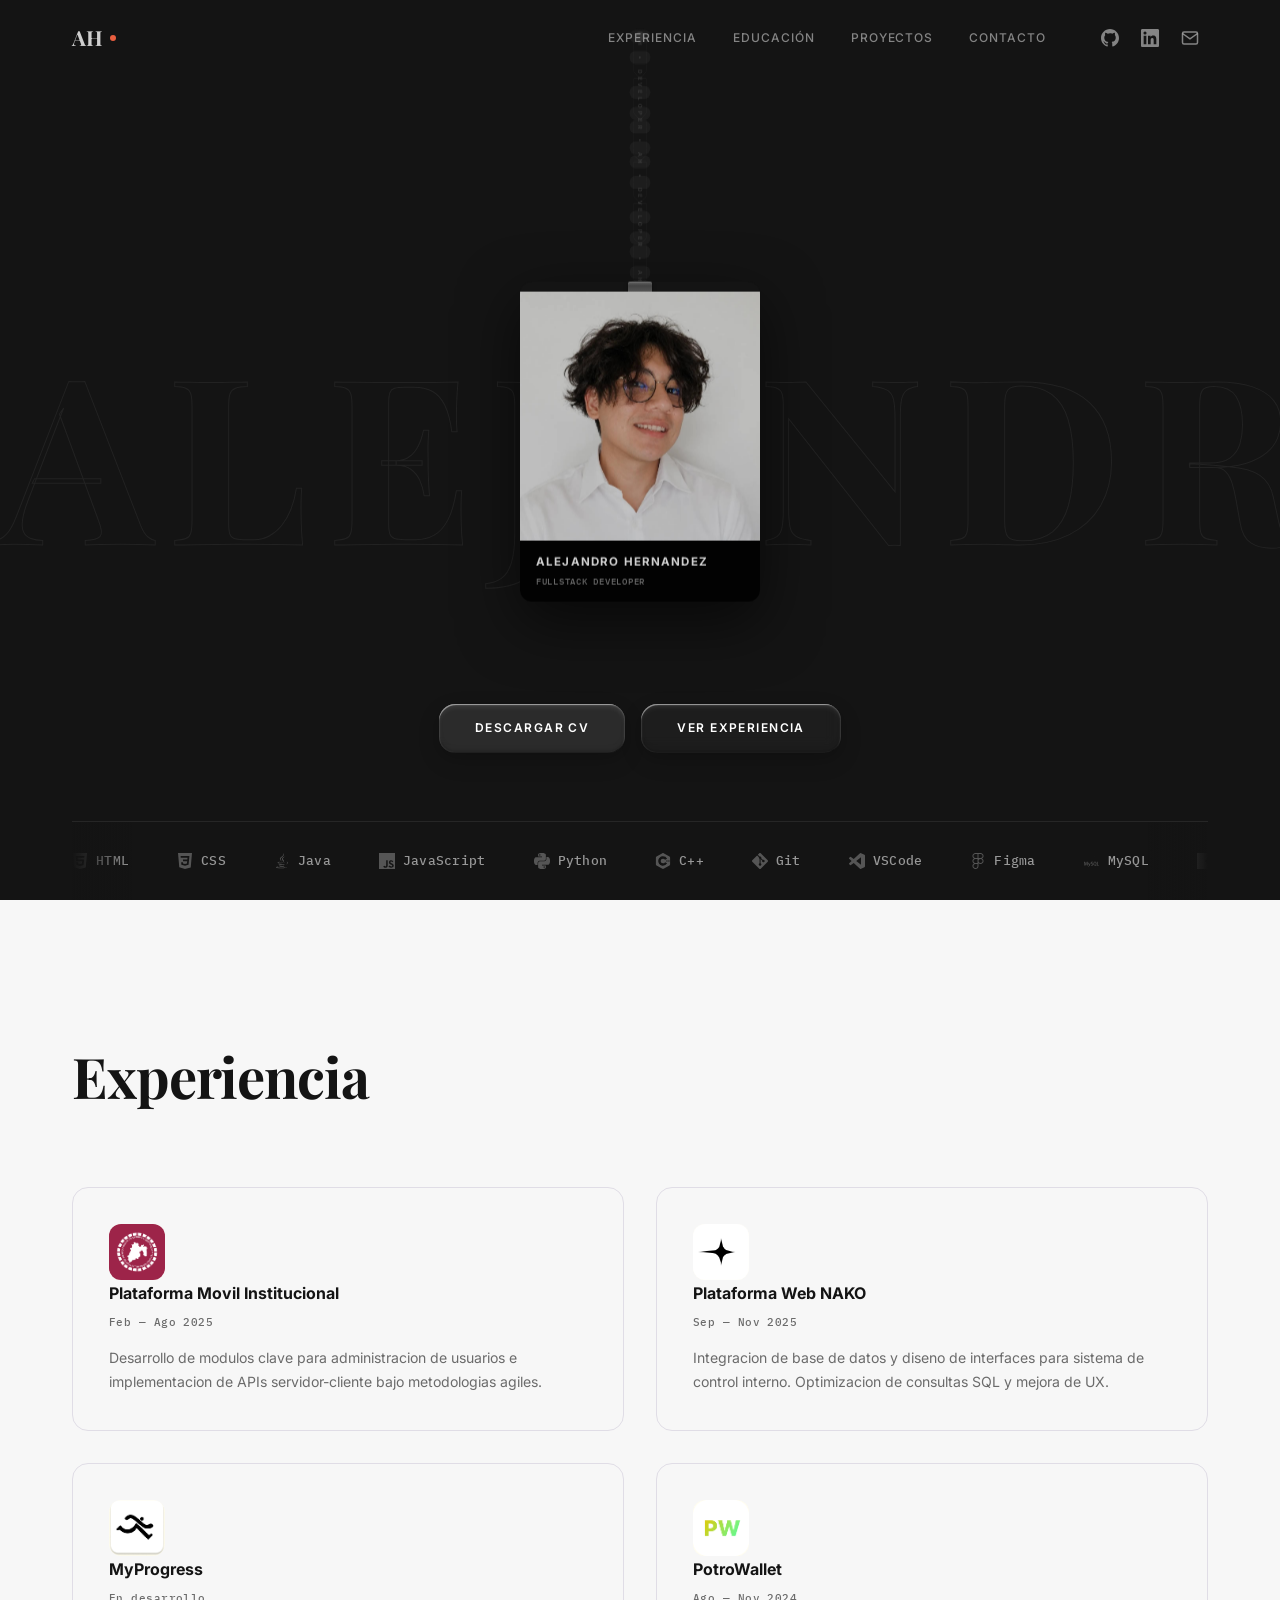
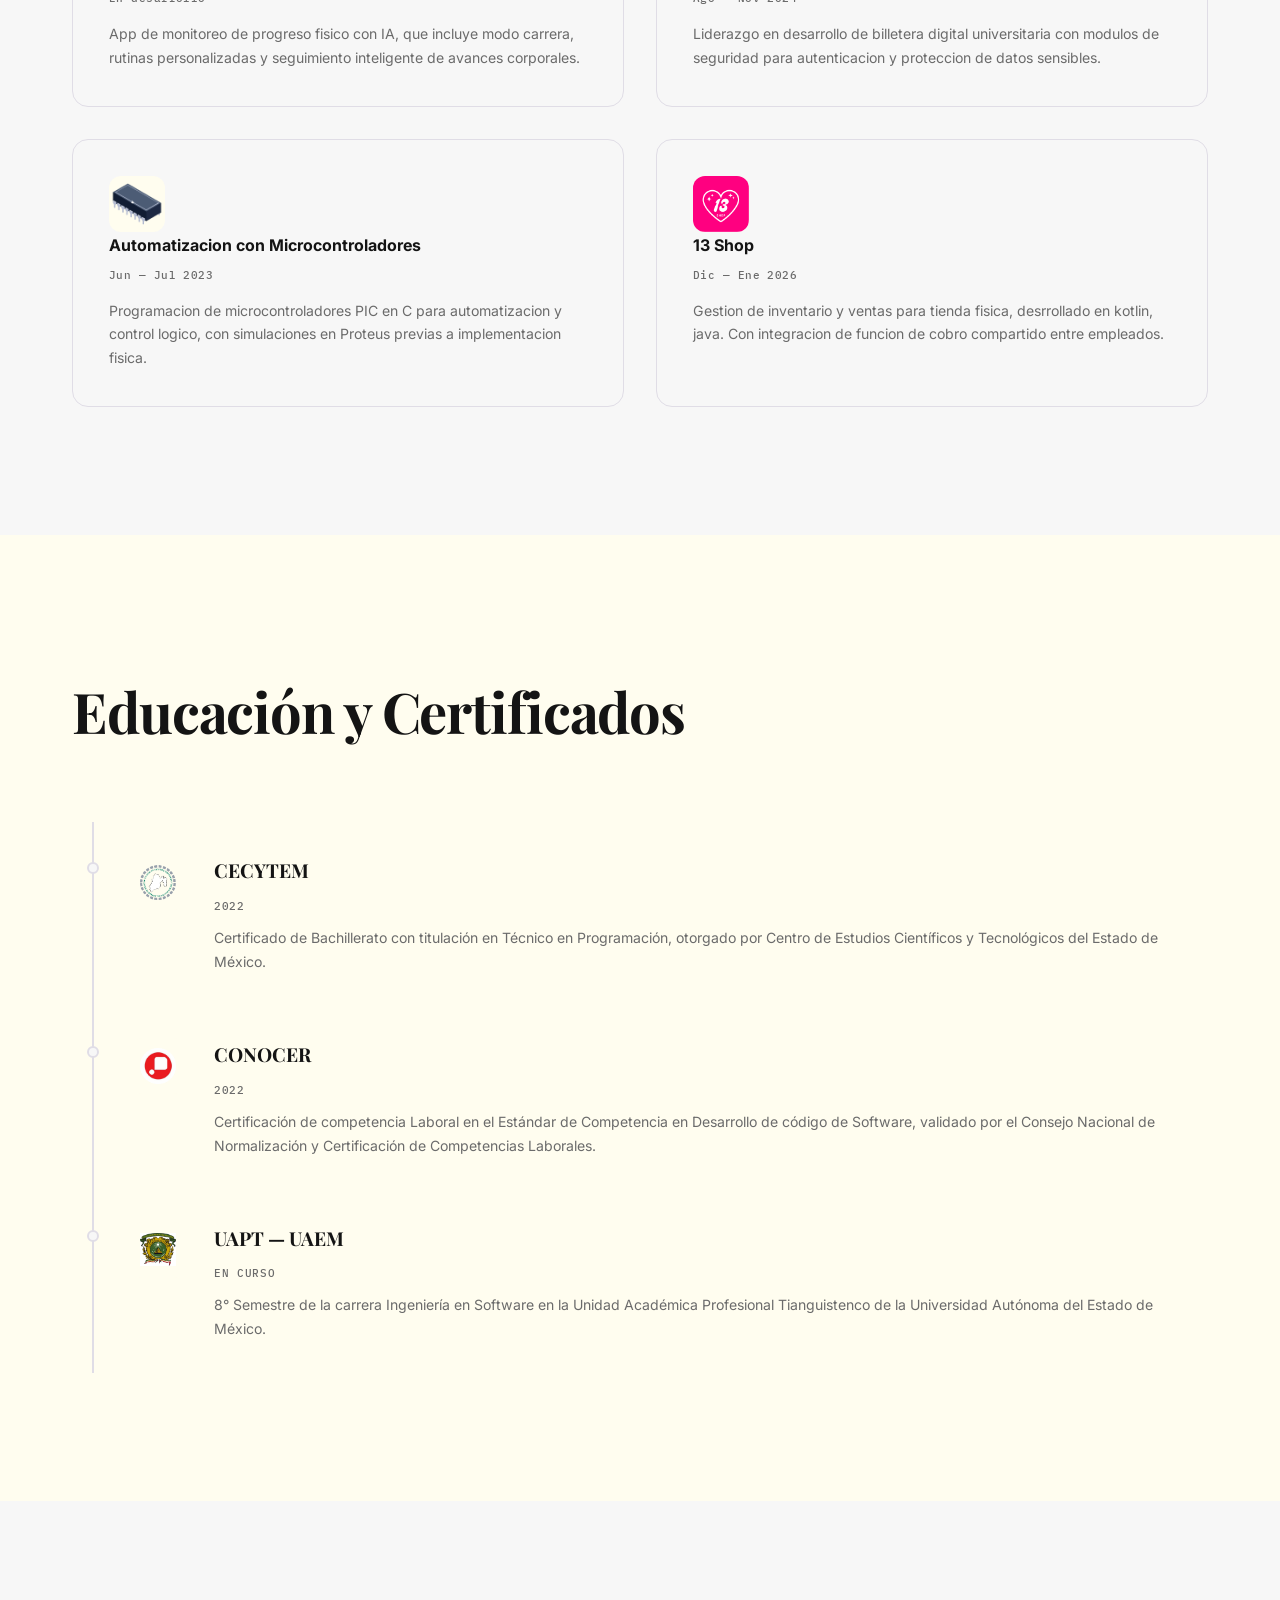
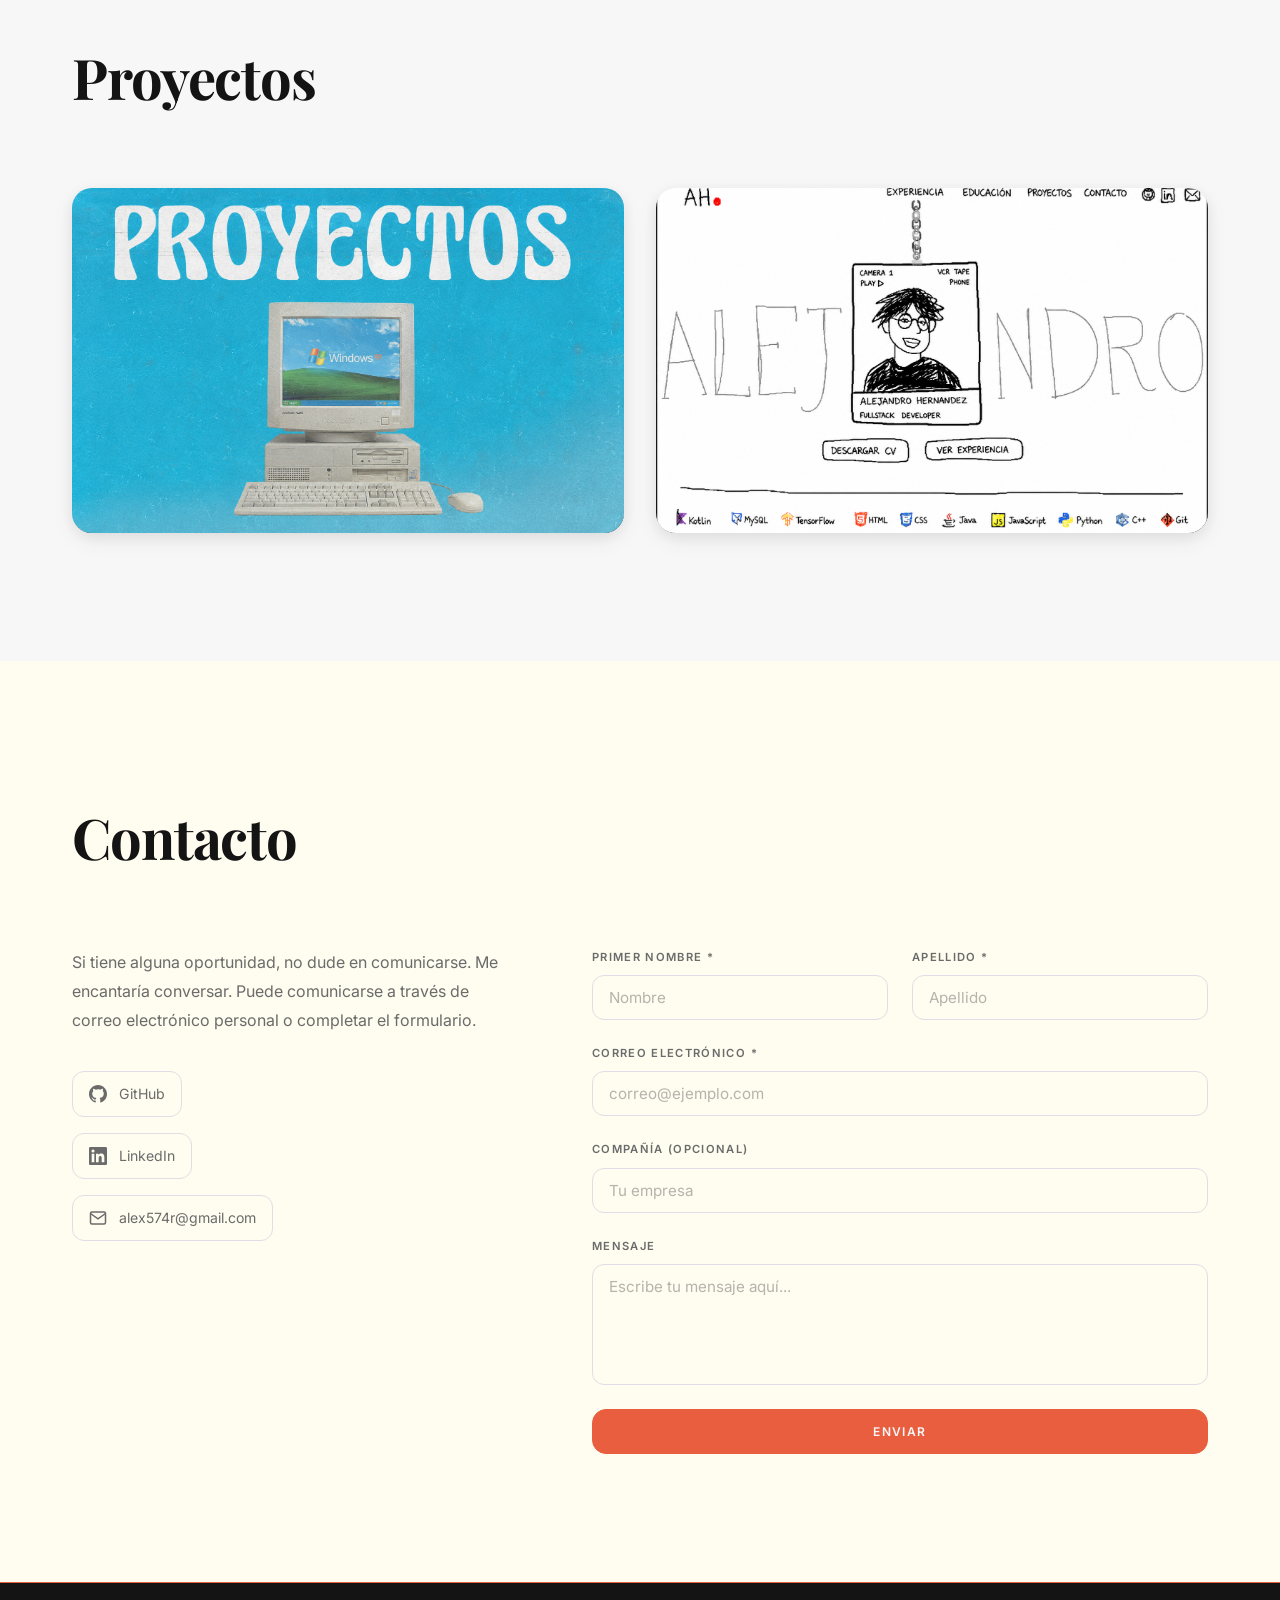
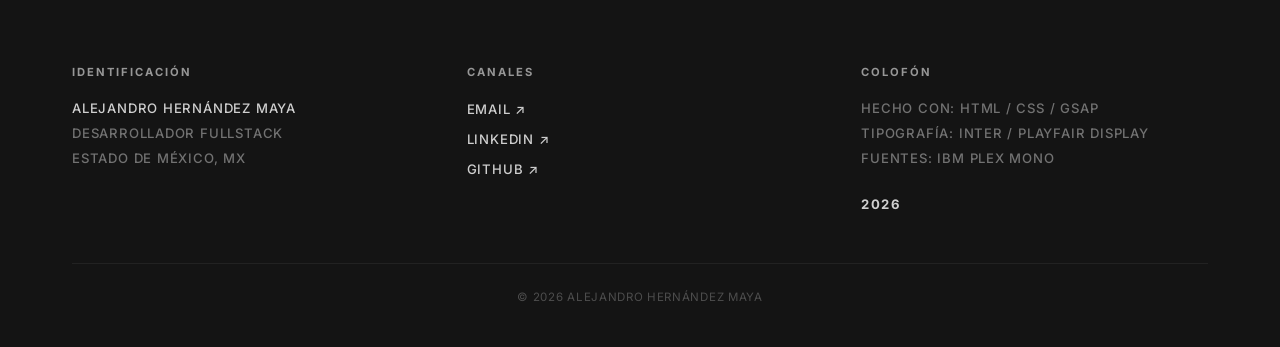
<file: index.html>
<!DOCTYPE html>
<html lang="es">
  <head>
    <meta charset="UTF-8" />
    <meta name="viewport" content="width=device-width, initial-scale=1.0" />
    <title>Alejandro Hernández Maya</title>
    <link rel="stylesheet" href="https://fonts.googleapis.com/css2?family=Playfair+Display:ital,wght@0,400;0,600;0,700;1,400;1,600;1,700&family=Cormorant+Garamond:ital,wght@0,400;0,600;0,700;1,400;1,600&family=IBM+Plex+Mono:wght@400;500;600&family=Inter:wght@400;500;700;800&display=swap" />
    <link rel="stylesheet" href="index.css" />
  </head>
  <body>

    <!-- ===== NAVBAR ===== -->
    <nav class="navbar">
      <!-- SVG displacement filter for liquid glass (Vadik style) -->
      <svg class="glass-filter" xmlns="http://www.w3.org/2000/svg">
        <defs>
          <filter id="glass-liquid" x="-50%" y="-50%" width="200%" height="200%" color-interpolation-filters="sRGB">
            <feImage href="[data-uri]" result="map" x="0" y="0" width="200%" height="200%"></feImage>
            <feDisplacementMap in="SourceGraphic" in2="map" scale="24" xChannelSelector="R" yChannelSelector="G"></feDisplacementMap>
          </filter>
        </defs>
      </svg>
      <div class="nav-container">
        <a href="#inicio" class="nav-logo">
          <div class="word"><span class="logo-text">AH</span></div>
          <div class="logo-dot"></div>
        </a>
        <div class="nav-links" id="navLinks">
          <div class="nav-item-wrap"><a href="#experiencia" class="nav-link">Experiencia</a></div>
          <div class="nav-item-wrap"><a href="#educacion" class="nav-link">Educación</a></div>
          <div class="nav-item-wrap"><a href="#proyectos" class="nav-link">Proyectos</a></div>
          <div class="nav-item-wrap"><a href="#contacto" class="nav-link">Contacto</a></div>
        </div>
        <div class="nav-social">
          <a href="https://github.com/alex574r" class="nav-social-link" aria-label="GitHub" target="_blank">
            <svg viewBox="0 0 24 24" fill="currentColor"><path d="M12 0C5.37 0 0 5.37 0 12c0 5.3 3.438 9.8 8.205 11.385.6.113.82-.258.82-.577v-2.165c-3.338.726-4.033-1.416-4.033-1.416-.546-1.387-1.333-1.756-1.333-1.756-1.089-.745.083-.729.083-.729 1.205.084 1.839 1.237 1.839 1.237 1.07 1.834 2.807 1.304 3.492.997.107-.775.418-1.305.762-1.604-2.665-.305-5.467-1.334-5.467-5.931 0-1.311.469-2.381 1.236-3.221-.124-.303-.535-1.524.117-3.176 0 0 1.008-.322 3.301 1.23A11.509 11.509 0 0 1 12 5.803c1.02.005 2.047.138 3.006.404 2.291-1.552 3.297-1.23 3.297-1.23.653 1.653.242 2.874.118 3.176.77.84 1.235 1.911 1.235 3.221 0 4.609-2.807 5.624-5.479 5.921.43.372.823 1.102.823 2.222v3.293c0 .319.192.694.801.576C20.566 21.797 24 17.3 24 12c0-6.63-5.37-12-12-12z"/></svg>
          </a>
          <a href="https://www.linkedin.com/in/alejandro-hern%C3%A1ndez-4aa037230/" class="nav-social-link" aria-label="LinkedIn" target="_blank">
            <svg viewBox="0 0 24 24" fill="currentColor"><path d="M20.447 20.452h-3.554v-5.569c0-1.328-.027-3.037-1.852-3.037-1.853 0-2.136 1.445-2.136 2.939v5.667H9.351V9h3.414v1.561h.046c.477-.9 1.637-1.85 3.37-1.85 3.601 0 4.267 2.37 4.267 5.455v6.286zM5.337 7.433a2.062 2.062 0 0 1-2.063-2.065 2.064 2.064 0 1 1 2.063 2.065zm1.782 13.019H3.555V9h3.564v11.452zM22.225 0H1.771C.792 0 0 .774 0 1.729v20.542C0 23.227.792 24 1.771 24h20.451C23.2 24 24 23.227 24 22.271V1.729C24 .774 23.2 0 22.222 0h.003z"/></svg>
          </a>
          <a href="mailto:alex574r@gmail.com" class="nav-social-link" aria-label="Email">
            <svg viewBox="0 0 24 24" fill="none" stroke="currentColor" stroke-width="2"><path d="M4 4h16c1.1 0 2 .9 2 2v12c0 1.1-.9 2-2 2H4c-1.1 0-2-.9-2-2V6c0-1.1.9-2 2-2z"/><polyline points="22,6 12,13 2,6"/></svg>
          </a>
        </div>
        <button class="nav-toggle" id="navToggle" aria-label="Abrir menú">
          <span></span><span></span><span></span>
        </button>
      </div>
    </nav>

    <!-- ===== HERO ===== -->
    <section class="hero" id="inicio">
      <div class="hero-bg-text">ALEJANDRO</div>
      <!-- Canvas for rope rendering -->
      <canvas id="ropeCanvas"></canvas>
      <!-- Badge card positioned by JS -->
      <div class="badge-card" id="badgeCard">
        <div class="badge-clip"></div>
        <img class="badge-photo" src="./img/index/perfil_a.jpg" alt="Alejandro Hernandez" />
        <div class="badge-info">
          <span class="badge-name">ALEJANDRO HERNANDEZ</span>
          <span class="badge-title">FULLSTACK DEVELOPER</span>
        </div>
      </div>
      <div class="container">
        <div class="hero-actions">
          <a href="./archivos/CV.pdf" target="_blank" class="btn btn-primary">Descargar CV</a>
          <a href="#experiencia" class="btn btn-outline">Ver Experiencia</a>
        </div>

        <!-- Skills — Marquee carousel -->
        <div class="skills-section">
          <div class="skills-marquee">
            <span class="skill-tag"><svg viewBox="0 0 24 24" fill="currentColor"><path d="M1.5 0h21l-1.91 21.563L11.977 24l-8.564-2.438L1.5 0zm7.031 9.75l-.232-2.718 10.059.003.23-2.622L5.412 4.41l.698 8.01h9.126l-.326 3.426-2.91.804-2.955-.81-.188-2.11H6.248l.33 4.171L12 19.351l5.379-1.443.744-8.157H8.531z"/></svg>HTML</span>
            <span class="skill-tag"><svg viewBox="0 0 24 24" fill="currentColor"><path d="M1.5 0h21l-1.91 21.563L11.977 24l-8.565-2.438L1.5 0zm17.09 4.413L5.41 4.41l.213 2.622 10.125.002-.255 2.716h-6.64l.24 2.573h6.182l-.366 3.523-2.91.804-2.956-.81-.188-2.11h-2.61l.29 3.855L12 19.288l5.373-1.53L18.59 4.414z"/></svg>CSS</span>
            <span class="skill-tag"><svg viewBox="0 0 24 24" fill="currentColor"><path d="M8.851 18.56s-.917.534.653.714c1.902.218 2.874.187 4.969-.211 0 0 .552.346 1.321.646-4.699 2.013-10.633-.118-6.943-1.149M8.276 15.933s-1.028.761.542.924c2.032.209 3.636.227 6.413-.308 0 0 .384.389.987.602-5.679 1.661-12.007.13-7.942-1.218M13.116 11.475c1.158 1.333-.304 2.533-.304 2.533s2.939-1.518 1.589-3.418c-1.261-1.772-2.228-2.652 3.007-5.688 0 0-8.216 2.051-4.292 6.573M19.33 20.504s.679.559-.747.991c-2.712.822-11.288 1.069-13.669.033-.856-.373.75-.89 1.254-.998.527-.114.828-.093.828-.093-.953-.671-6.156 1.317-2.643 1.887 9.58 1.553 17.462-.7 14.977-1.82M9.292 13.21s-4.362 1.036-1.544 1.412c1.189.159 3.561.123 5.77-.062 1.806-.152 3.618-.477 3.618-.477s-.637.272-1.098.587c-4.429 1.165-12.986.623-10.522-.569 2.082-1.006 3.776-.891 3.776-.891M17.116 17.584c4.503-2.34 2.421-4.589.968-4.285-.355.074-.515.138-.515.138s.132-.207.385-.297c2.875-1.011 5.086 2.981-.928 4.562 0 0 .07-.062.09-.118M14.401 0s2.494 2.494-2.365 6.33c-3.896 3.077-.889 4.832 0 6.836-2.274-2.053-3.943-3.858-2.824-5.539 1.644-2.469 6.197-3.665 5.189-7.627"/></svg>Java</span>
            <span class="skill-tag"><svg viewBox="0 0 24 24" fill="currentColor"><path d="M0 0h24v24H0V0zm22.034 18.276c-.175-1.095-.888-2.015-3.003-2.873-.736-.345-1.554-.585-1.797-1.14-.091-.33-.105-.51-.046-.705.15-.646.915-.84 1.515-.66.39.12.75.42.976.9 1.034-.676 1.034-.676 1.755-1.125-.27-.42-.404-.601-.586-.78-.63-.705-1.469-1.065-2.834-1.034l-.705.089c-.676.165-1.32.525-1.71 1.005-1.14 1.291-.811 3.541.569 4.471 1.365 1.02 3.361 1.244 3.616 2.205.24 1.17-.87 1.545-1.966 1.41-.811-.18-1.26-.586-1.755-1.336l-1.83 1.051c.21.48.45.689.81 1.109 1.74 1.756 6.09 1.666 6.871-1.004.029-.09.24-.705.074-1.65l.046.067zm-8.983-7.245h-2.248c0 1.938-.009 3.864-.009 5.805 0 1.232.063 2.363-.138 2.711-.33.689-1.18.601-1.566.48-.396-.196-.597-.466-.83-.855-.063-.105-.11-.196-.127-.196l-1.825 1.125c.305.63.75 1.172 1.324 1.517.855.51 2.004.675 3.207.405.783-.226 1.458-.691 1.811-1.411.51-.93.402-2.07.397-3.346.012-2.054 0-4.109 0-6.179l.004-.056z"/></svg>JavaScript</span>
            <span class="skill-tag"><svg viewBox="0 0 24 24" fill="currentColor"><path d="M14.25.18l.9.2.73.26.59.3.45.32.34.34.25.34.16.33.1.3.04.26.02.2-.01.13V8.5l-.05.63-.13.55-.21.46-.26.38-.3.31-.33.25-.35.19-.35.14-.33.1-.3.07-.26.04-.21.02H8.77l-.69.05-.59.14-.5.22-.41.27-.33.32-.27.35-.2.36-.15.37-.1.35-.07.32-.04.27-.02.21v3.06H3.17l-.21-.03-.28-.07-.32-.12-.35-.18-.36-.26-.36-.36-.35-.46-.32-.59-.28-.73-.21-.88-.14-1.05-.05-1.23.06-1.22.16-1.04.24-.87.32-.71.36-.57.4-.44.42-.33.42-.24.4-.16.36-.1.32-.05.24-.01h.16l.06.01h8.16v-.83H6.18l-.01-2.75-.02-.37.05-.34.11-.31.17-.28.25-.26.31-.23.38-.2.44-.18.51-.15.58-.12.64-.1.71-.06.77-.04.84-.02 1.27.05zm-6.3 1.98l-.23.33-.08.41.08.41.23.34.33.22.41.09.41-.09.33-.22.23-.34.08-.41-.08-.41-.23-.33-.33-.22-.41-.09-.41.09zm13.09 3.95l.28.06.32.12.35.18.36.27.36.35.35.47.32.59.28.73.21.88.14 1.04.05 1.23-.06 1.23-.16 1.04-.24.86-.32.71-.36.57-.4.45-.42.33-.42.24-.4.16-.36.09-.32.05-.24.02-.16-.01h-8.22v.82h5.84l.01 2.76.02.36-.05.34-.11.31-.17.29-.25.25-.31.24-.38.2-.44.17-.51.15-.58.13-.64.09-.71.07-.77.04-.84.01-1.27-.04-1.07-.14-.9-.2-.73-.25-.59-.3-.45-.33-.34-.34-.25-.34-.16-.33-.1-.3-.04-.25-.02-.2.01-.13v-5.34l.05-.64.13-.54.21-.46.26-.38.3-.32.33-.24.35-.2.35-.14.33-.1.3-.06.26-.04.21-.02.13-.01h5.84l.69-.05.59-.14.5-.21.41-.28.33-.32.27-.35.2-.36.15-.36.1-.35.07-.32.04-.28.02-.21V6.07h2.09l.14.01zm-6.47 14.25l-.23.33-.08.41.08.41.23.33.33.23.41.08.41-.08.33-.23.23-.33.08-.41-.08-.41-.23-.33-.33-.23-.41-.08-.41.08z"/></svg>Python</span>
            <span class="skill-tag"><svg viewBox="0 0 24 24" fill="currentColor"><path d="M22.394 6c-.167-.29-.398-.543-.652-.69L12.926.22c-.509-.294-1.34-.294-1.848 0L2.26 5.31c-.508.293-.923 1.013-.923 1.6v10.18c0 .294.104.62.271.91.167.29.398.543.652.69l8.816 5.09c.508.293 1.34.293 1.848 0l8.816-5.09c.254-.147.485-.4.652-.69.167-.29.27-.616.27-.91V6.91c.003-.294-.1-.62-.268-.91zM12 19.11c-3.92 0-7.109-3.19-7.109-7.11 0-3.92 3.19-7.11 7.11-7.11a7.133 7.133 0 016.156 3.553l-3.076 1.78a3.567 3.567 0 00-3.08-1.78A3.56 3.56 0 008.444 12 3.56 3.56 0 0012 15.555a3.57 3.57 0 003.08-1.778l3.078 1.78A7.135 7.135 0 0112 19.11zm7.11-6.715h-.79v.79h-.79v-.79h-.79v-.79h.79v-.79h.79v.79h.79zm2.962 0h-.79v.79h-.79v-.79h-.79v-.79h.79v-.79h.79v.79h.79z"/></svg>C++</span>
            <span class="skill-tag"><svg viewBox="0 0 24 24" fill="currentColor"><path d="M13.09 23.549a1.54 1.54 0 0 1-2.18 0L.451 13.089a1.54 1.54 0 0 1 0-2.179l7.191-7.19 2.733 2.733a1.85 1.85 0 0 0 .964 2.326v6.66a1.849 1.849 0 1 0 1.54 0V8.957l2.508 2.508a1.85 1.85 0 1 0 1.09-1.09l-2.634-2.634a1.85 1.85 0 0 0-2.378-2.377L8.73 2.63 10.91.451a1.54 1.54 0 0 1 2.179 0l10.459 10.46a1.54 1.54 0 0 1 0 2.179z"/></svg>Git</span>
            <span class="skill-tag"><svg viewBox="0 0 24 24" fill="currentColor"><path d="M23.15 2.587L18.21.21a1.494 1.494 0 0 0-1.705.29l-9.46 8.63-4.12-3.128a.999.999 0 0 0-1.276.057L.327 7.261A1 1 0 0 0 .326 8.74L3.899 12 .326 15.26a1 1 0 0 0 .001 1.479L1.65 17.94a.999.999 0 0 0 1.276.057l4.12-3.128 9.46 8.63a1.492 1.492 0 0 0 1.704.29l4.942-2.377A1.5 1.5 0 0 0 24 20.06V3.939a1.5 1.5 0 0 0-.85-1.352zm-5.146 14.861L10.826 12l7.178-5.448v10.896z"/></svg>VSCode</span>
            <span class="skill-tag"><svg viewBox="0 0 24 24" fill="currentColor"><path d="M15.852 8.981h-4.588V0h4.588c2.476 0 4.49 2.014 4.49 4.49s-2.014 4.491-4.49 4.491zM12.735 7.51h3.117c1.665 0 3.019-1.355 3.019-3.019s-1.355-3.019-3.019-3.019h-3.117V7.51zm0 1.471H8.148c-2.476 0-4.49-2.014-4.49-4.49S5.672 0 8.148 0h4.588v8.981zm-4.587-7.51c-1.665 0-3.019 1.355-3.019 3.019s1.354 3.02 3.019 3.02h3.117V1.471H8.148zm4.587 15.019H8.148c-2.476 0-4.49-2.014-4.49-4.49s2.014-4.49 4.49-4.49h4.588v8.98zM8.148 8.981c-1.665 0-3.019 1.355-3.019 3.019s1.355 3.019 3.019 3.019h3.117V8.981H8.148zM8.172 24c-2.489 0-4.515-2.014-4.515-4.49s2.014-4.49 4.49-4.49h4.588v4.441c0 2.503-2.047 4.539-4.563 4.539zm-.024-7.51a3.023 3.023 0 0 0-3.019 3.019c0 1.665 1.365 3.019 3.044 3.019 1.705 0 3.093-1.376 3.093-3.068v-2.97H8.148zm7.704 0h-.098c-2.476 0-4.49-2.014-4.49-4.49s2.014-4.49 4.49-4.49h.098c2.476 0 4.49 2.014 4.49 4.49s-2.014 4.49-4.49 4.49zm-.097-7.509c-1.665 0-3.019 1.355-3.019 3.019s1.355 3.019 3.019 3.019h.098c1.665 0 3.019-1.355 3.019-3.019s-1.355-3.019-3.019-3.019h-.098z"/></svg>Figma</span>
            <span class="skill-tag"><svg viewBox="0 0 24 24" fill="currentColor"><path d="M16.405 5.501c-.115 0-.193.014-.274.033v.013h.014c.054.104.146.18.214.273.054.107.1.214.154.32l.014-.015c.094-.066.14-.172.14-.333-.04-.047-.046-.094-.08-.14-.04-.067-.126-.1-.18-.153zM5.77 18.695h-.927a50.854 50.854 0 00-.27-4.41h-.008l-1.41 4.41H2.45l-1.4-4.41h-.01a72.892 72.892 0 00-.195 4.41H0c.055-1.966.192-3.81.41-5.53h1.15l1.335 4.064h.008l1.347-4.064h1.095c.242 2.015.384 3.86.428 5.53zm4.017-4.08c-.378 2.045-.876 3.533-1.492 4.46-.482.716-1.01 1.073-1.583 1.073-.153 0-.34-.046-.566-.138v-.494c.11.017.24.026.386.026.268 0 .483-.075.647-.222.197-.18.295-.382.295-.605 0-.155-.077-.47-.23-.944L6.23 14.615h.91l.727 2.36c.164.536.233.91.205 1.123.4-1.064.678-2.227.835-3.483zm12.325 4.08h-2.63v-5.53h.885v4.85h1.745zm-3.32.135l-1.016-.5c.09-.076.177-.158.255-.25.433-.506.648-1.258.648-2.253 0-1.83-.718-2.746-2.155-2.746-.704 0-1.254.232-1.65.697-.43.508-.646 1.256-.646 2.245 0 .972.19 1.686.574 2.14.35.41.877.615 1.583.615.264 0 .506-.033.725-.098l1.325.772.36-.622zM15.5 17.588c-.225-.36-.337-.94-.337-1.736 0-1.393.424-2.09 1.27-2.09.443 0 .77.167.977.5.224.362.336.936.336 1.723 0 1.404-.424 2.108-1.27 2.108-.445 0-.77-.167-.978-.5zm-1.658-.425c0 .47-.172.856-.516 1.156-.344.3-.803.45-1.384.45-.543 0-1.064-.172-1.573-.515l.237-.476c.438.22.833.328 1.19.328.332 0 .593-.073.783-.22a.754.754 0 00.3-.615c0-.33-.23-.61-.648-.845-.388-.213-1.163-.657-1.163-.657-.422-.307-.632-.636-.632-1.177 0-.45.157-.81.47-1.085.315-.278.72-.415 1.22-.415.512 0 .98.136 1.4.41l-.213.476a2.726 2.726 0 00-1.064-.23c-.283 0-.502.068-.654.206a.685.685 0 00-.248.524c0 .328.234.61.666.85.393.215 1.187.67 1.187.67.433.305.648.63.648 1.168z"/></svg>MySQL</span>
            <span class="skill-tag"><svg viewBox="0 0 24 24" fill="currentColor"><path d="M24 24H0V0h24L12 12Z"/></svg>Kotlin</span>
            <span class="skill-tag"><svg viewBox="0 0 24 24" fill="currentColor"><path d="M1.292 5.856L11.54 0v24l-4.095-2.378V7.603l-6.168 3.564.015-5.31zm21.43 5.311l-.014-5.31L12.46 0v24l4.095-2.378V14.87l3.092 1.788-.018-4.618-3.074-1.756V7.603l6.168 3.564z"/></svg>TensorFlow</span>
            <!-- duplicate for seamless loop -->
            <span class="skill-tag"><svg viewBox="0 0 24 24" fill="currentColor"><path d="M1.5 0h21l-1.91 21.563L11.977 24l-8.564-2.438L1.5 0zm7.031 9.75l-.232-2.718 10.059.003.23-2.622L5.412 4.41l.698 8.01h9.126l-.326 3.426-2.91.804-2.955-.81-.188-2.11H6.248l.33 4.171L12 19.351l5.379-1.443.744-8.157H8.531z"/></svg>HTML</span>
            <span class="skill-tag"><svg viewBox="0 0 24 24" fill="currentColor"><path d="M1.5 0h21l-1.91 21.563L11.977 24l-8.565-2.438L1.5 0zm17.09 4.413L5.41 4.41l.213 2.622 10.125.002-.255 2.716h-6.64l.24 2.573h6.182l-.366 3.523-2.91.804-2.956-.81-.188-2.11h-2.61l.29 3.855L12 19.288l5.373-1.53L18.59 4.414z"/></svg>CSS</span>
            <span class="skill-tag"><svg viewBox="0 0 24 24" fill="currentColor"><path d="M8.851 18.56s-.917.534.653.714c1.902.218 2.874.187 4.969-.211 0 0 .552.346 1.321.646-4.699 2.013-10.633-.118-6.943-1.149M8.276 15.933s-1.028.761.542.924c2.032.209 3.636.227 6.413-.308 0 0 .384.389.987.602-5.679 1.661-12.007.13-7.942-1.218M13.116 11.475c1.158 1.333-.304 2.533-.304 2.533s2.939-1.518 1.589-3.418c-1.261-1.772-2.228-2.652 3.007-5.688 0 0-8.216 2.051-4.292 6.573M19.33 20.504s.679.559-.747.991c-2.712.822-11.288 1.069-13.669.033-.856-.373.75-.89 1.254-.998.527-.114.828-.093.828-.093-.953-.671-6.156 1.317-2.643 1.887 9.58 1.553 17.462-.7 14.977-1.82M9.292 13.21s-4.362 1.036-1.544 1.412c1.189.159 3.561.123 5.77-.062 1.806-.152 3.618-.477 3.618-.477s-.637.272-1.098.587c-4.429 1.165-12.986.623-10.522-.569 2.082-1.006 3.776-.891 3.776-.891M17.116 17.584c4.503-2.34 2.421-4.589.968-4.285-.355.074-.515.138-.515.138s.132-.207.385-.297c2.875-1.011 5.086 2.981-.928 4.562 0 0 .07-.062.09-.118M14.401 0s2.494 2.494-2.365 6.33c-3.896 3.077-.889 4.832 0 6.836-2.274-2.053-3.943-3.858-2.824-5.539 1.644-2.469 6.197-3.665 5.189-7.627"/></svg>Java</span>
            <span class="skill-tag"><svg viewBox="0 0 24 24" fill="currentColor"><path d="M0 0h24v24H0V0zm22.034 18.276c-.175-1.095-.888-2.015-3.003-2.873-.736-.345-1.554-.585-1.797-1.14-.091-.33-.105-.51-.046-.705.15-.646.915-.84 1.515-.66.39.12.75.42.976.9 1.034-.676 1.034-.676 1.755-1.125-.27-.42-.404-.601-.586-.78-.63-.705-1.469-1.065-2.834-1.034l-.705.089c-.676.165-1.32.525-1.71 1.005-1.14 1.291-.811 3.541.569 4.471 1.365 1.02 3.361 1.244 3.616 2.205.24 1.17-.87 1.545-1.966 1.41-.811-.18-1.26-.586-1.755-1.336l-1.83 1.051c.21.48.45.689.81 1.109 1.74 1.756 6.09 1.666 6.871-1.004.029-.09.24-.705.074-1.65l.046.067zm-8.983-7.245h-2.248c0 1.938-.009 3.864-.009 5.805 0 1.232.063 2.363-.138 2.711-.33.689-1.18.601-1.566.48-.396-.196-.597-.466-.83-.855-.063-.105-.11-.196-.127-.196l-1.825 1.125c.305.63.75 1.172 1.324 1.517.855.51 2.004.675 3.207.405.783-.226 1.458-.691 1.811-1.411.51-.93.402-2.07.397-3.346.012-2.054 0-4.109 0-6.179l.004-.056z"/></svg>JavaScript</span>
            <span class="skill-tag"><svg viewBox="0 0 24 24" fill="currentColor"><path d="M14.25.18l.9.2.73.26.59.3.45.32.34.34.25.34.16.33.1.3.04.26.02.2-.01.13V8.5l-.05.63-.13.55-.21.46-.26.38-.3.31-.33.25-.35.19-.35.14-.33.1-.3.07-.26.04-.21.02H8.77l-.69.05-.59.14-.5.22-.41.27-.33.32-.27.35-.2.36-.15.37-.1.35-.07.32-.04.27-.02.21v3.06H3.17l-.21-.03-.28-.07-.32-.12-.35-.18-.36-.26-.36-.36-.35-.46-.32-.59-.28-.73-.21-.88-.14-1.05-.05-1.23.06-1.22.16-1.04.24-.87.32-.71.36-.57.4-.44.42-.33.42-.24.4-.16.36-.1.32-.05.24-.01h.16l.06.01h8.16v-.83H6.18l-.01-2.75-.02-.37.05-.34.11-.31.17-.28.25-.26.31-.23.38-.2.44-.18.51-.15.58-.12.64-.1.71-.06.77-.04.84-.02 1.27.05zm-6.3 1.98l-.23.33-.08.41.08.41.23.34.33.22.41.09.41-.09.33-.22.23-.34.08-.41-.08-.41-.23-.33-.33-.22-.41-.09-.41.09zm13.09 3.95l.28.06.32.12.35.18.36.27.36.35.35.47.32.59.28.73.21.88.14 1.04.05 1.23-.06 1.23-.16 1.04-.24.86-.32.71-.36.57-.4.45-.42.33-.42.24-.4.16-.36.09-.32.05-.24.02-.16-.01h-8.22v.82h5.84l.01 2.76.02.36-.05.34-.11.31-.17.29-.25.25-.31.24-.38.2-.44.17-.51.15-.58.13-.64.09-.71.07-.77.04-.84.01-1.27-.04-1.07-.14-.9-.2-.73-.25-.59-.3-.45-.33-.34-.34-.25-.34-.16-.33-.1-.3-.04-.25-.02-.2.01-.13v-5.34l.05-.64.13-.54.21-.46.26-.38.3-.32.33-.24.35-.2.35-.14.33-.1.3-.06.26-.04.21-.02.13-.01h5.84l.69-.05.59-.14.5-.21.41-.28.33-.32.27-.35.2-.36.15-.36.1-.35.07-.32.04-.28.02-.21V6.07h2.09l.14.01zm-6.47 14.25l-.23.33-.08.41.08.41.23.33.33.23.41.08.41-.08.33-.23.23-.33.08-.41-.08-.41-.23-.33-.33-.23-.41-.08-.41.08z"/></svg>Python</span>
            <span class="skill-tag"><svg viewBox="0 0 24 24" fill="currentColor"><path d="M22.394 6c-.167-.29-.398-.543-.652-.69L12.926.22c-.509-.294-1.34-.294-1.848 0L2.26 5.31c-.508.293-.923 1.013-.923 1.6v10.18c0 .294.104.62.271.91.167.29.398.543.652.69l8.816 5.09c.508.293 1.34.293 1.848 0l8.816-5.09c.254-.147.485-.4.652-.69.167-.29.27-.616.27-.91V6.91c.003-.294-.1-.62-.268-.91zM12 19.11c-3.92 0-7.109-3.19-7.109-7.11 0-3.92 3.19-7.11 7.11-7.11a7.133 7.133 0 016.156 3.553l-3.076 1.78a3.567 3.567 0 00-3.08-1.78A3.56 3.56 0 008.444 12 3.56 3.56 0 0012 15.555a3.57 3.57 0 003.08-1.778l3.078 1.78A7.135 7.135 0 0112 19.11zm7.11-6.715h-.79v.79h-.79v-.79h-.79v-.79h.79v-.79h.79v.79h.79zm2.962 0h-.79v.79h-.79v-.79h-.79v-.79h.79v-.79h.79v.79h.79z"/></svg>C++</span>
            <span class="skill-tag"><svg viewBox="0 0 24 24" fill="currentColor"><path d="M13.09 23.549a1.54 1.54 0 0 1-2.18 0L.451 13.089a1.54 1.54 0 0 1 0-2.179l7.191-7.19 2.733 2.733a1.85 1.85 0 0 0 .964 2.326v6.66a1.849 1.849 0 1 0 1.54 0V8.957l2.508 2.508a1.85 1.85 0 1 0 1.09-1.09l-2.634-2.634a1.85 1.85 0 0 0-2.378-2.377L8.73 2.63 10.91.451a1.54 1.54 0 0 1 2.179 0l10.459 10.46a1.54 1.54 0 0 1 0 2.179z"/></svg>Git</span>
            <span class="skill-tag"><svg viewBox="0 0 24 24" fill="currentColor"><path d="M23.15 2.587L18.21.21a1.494 1.494 0 0 0-1.705.29l-9.46 8.63-4.12-3.128a.999.999 0 0 0-1.276.057L.327 7.261A1 1 0 0 0 .326 8.74L3.899 12 .326 15.26a1 1 0 0 0 .001 1.479L1.65 17.94a.999.999 0 0 0 1.276.057l4.12-3.128 9.46 8.63a1.492 1.492 0 0 0 1.704.29l4.942-2.377A1.5 1.5 0 0 0 24 20.06V3.939a1.5 1.5 0 0 0-.85-1.352zm-5.146 14.861L10.826 12l7.178-5.448v10.896z"/></svg>VSCode</span>
            <span class="skill-tag"><svg viewBox="0 0 24 24" fill="currentColor"><path d="M15.852 8.981h-4.588V0h4.588c2.476 0 4.49 2.014 4.49 4.49s-2.014 4.491-4.49 4.491zM12.735 7.51h3.117c1.665 0 3.019-1.355 3.019-3.019s-1.355-3.019-3.019-3.019h-3.117V7.51zm0 1.471H8.148c-2.476 0-4.49-2.014-4.49-4.49S5.672 0 8.148 0h4.588v8.981zm-4.587-7.51c-1.665 0-3.019 1.355-3.019 3.019s1.354 3.02 3.019 3.02h3.117V1.471H8.148zm4.587 15.019H8.148c-2.476 0-4.49-2.014-4.49-4.49s2.014-4.49 4.49-4.49h4.588v8.98zM8.148 8.981c-1.665 0-3.019 1.355-3.019 3.019s1.355 3.019 3.019 3.019h3.117V8.981H8.148zM8.172 24c-2.489 0-4.515-2.014-4.515-4.49s2.014-4.49 4.49-4.49h4.588v4.441c0 2.503-2.047 4.539-4.563 4.539zm-.024-7.51a3.023 3.023 0 0 0-3.019 3.019c0 1.665 1.365 3.019 3.044 3.019 1.705 0 3.093-1.376 3.093-3.068v-2.97H8.148zm7.704 0h-.098c-2.476 0-4.49-2.014-4.49-4.49s2.014-4.49 4.49-4.49h.098c2.476 0 4.49 2.014 4.49 4.49s-2.014 4.49-4.49 4.49zm-.097-7.509c-1.665 0-3.019 1.355-3.019 3.019s1.355 3.019 3.019 3.019h.098c1.665 0 3.019-1.355 3.019-3.019s-1.355-3.019-3.019-3.019h-.098z"/></svg>Figma</span>
            <span class="skill-tag"><svg viewBox="0 0 24 24" fill="currentColor"><path d="M16.405 5.501c-.115 0-.193.014-.274.033v.013h.014c.054.104.146.18.214.273.054.107.1.214.154.32l.014-.015c.094-.066.14-.172.14-.333-.04-.047-.046-.094-.08-.14-.04-.067-.126-.1-.18-.153zM5.77 18.695h-.927a50.854 50.854 0 00-.27-4.41h-.008l-1.41 4.41H2.45l-1.4-4.41h-.01a72.892 72.892 0 00-.195 4.41H0c.055-1.966.192-3.81.41-5.53h1.15l1.335 4.064h.008l1.347-4.064h1.095c.242 2.015.384 3.86.428 5.53zm4.017-4.08c-.378 2.045-.876 3.533-1.492 4.46-.482.716-1.01 1.073-1.583 1.073-.153 0-.34-.046-.566-.138v-.494c.11.017.24.026.386.026.268 0 .483-.075.647-.222.197-.18.295-.382.295-.605 0-.155-.077-.47-.23-.944L6.23 14.615h.91l.727 2.36c.164.536.233.91.205 1.123.4-1.064.678-2.227.835-3.483zm12.325 4.08h-2.63v-5.53h.885v4.85h1.745zm-3.32.135l-1.016-.5c.09-.076.177-.158.255-.25.433-.506.648-1.258.648-2.253 0-1.83-.718-2.746-2.155-2.746-.704 0-1.254.232-1.65.697-.43.508-.646 1.256-.646 2.245 0 .972.19 1.686.574 2.14.35.41.877.615 1.583.615.264 0 .506-.033.725-.098l1.325.772.36-.622zM15.5 17.588c-.225-.36-.337-.94-.337-1.736 0-1.393.424-2.09 1.27-2.09.443 0 .77.167.977.5.224.362.336.936.336 1.723 0 1.404-.424 2.108-1.27 2.108-.445 0-.77-.167-.978-.5zm-1.658-.425c0 .47-.172.856-.516 1.156-.344.3-.803.45-1.384.45-.543 0-1.064-.172-1.573-.515l.237-.476c.438.22.833.328 1.19.328.332 0 .593-.073.783-.22a.754.754 0 00.3-.615c0-.33-.23-.61-.648-.845-.388-.213-1.163-.657-1.163-.657-.422-.307-.632-.636-.632-1.177 0-.45.157-.81.47-1.085.315-.278.72-.415 1.22-.415.512 0 .98.136 1.4.41l-.213.476a2.726 2.726 0 00-1.064-.23c-.283 0-.502.068-.654.206a.685.685 0 00-.248.524c0 .328.234.61.666.85.393.215 1.187.67 1.187.67.433.305.648.63.648 1.168z"/></svg>MySQL</span>
            <span class="skill-tag"><svg viewBox="0 0 24 24" fill="currentColor"><path d="M24 24H0V0h24L12 12Z"/></svg>Kotlin</span>
            <span class="skill-tag"><svg viewBox="0 0 24 24" fill="currentColor"><path d="M1.292 5.856L11.54 0v24l-4.095-2.378V7.603l-6.168 3.564.015-5.31zm21.43 5.311l-.014-5.31L12.46 0v24l4.095-2.378V14.87l3.092 1.788-.018-4.618-3.074-1.756V7.603l6.168 3.564z"/></svg>TensorFlow</span>
          </div>
        </div>
      </div>
    </section>

    <!-- ===== EXPERIENCIA ===== -->
    <section class="section" id="experiencia">
      <div class="container">
        <h2 class="section-title reveal">Experiencia</h2>
        <div class="exp-grid">
          <div class="exp-card reveal">
            <div class="exp-icon">
              <img src="./img/index/cecytemApp.png" alt="cecytem" />
            </div>
            <h3>Plataforma Movil Institucional</h3>
            <span class="exp-date">Feb — Ago 2025</span>
            <p>Desarrollo de modulos clave para administracion de usuarios e implementacion de APIs servidor-cliente bajo metodologias agiles.</p>
          </div>
          <div class="exp-card reveal">
            <div class="exp-icon">
              <img src="./img/index/nako.png" alt="Plataforma Web NAKO" />
            </div>
            <h3>Plataforma Web NAKO</h3>
            <span class="exp-date">Sep — Nov 2025</span>
            <p>Integracion de base de datos y diseno de interfaces para sistema de control interno. Optimizacion de consultas SQL y mejora de UX.</p>
          </div>
          <div class="exp-card reveal">
            <div class="exp-icon exp-icon-myprogress">
              <img src="./img/index/myprogess.png" alt="MyProgress" />
            </div>
            <h3>MyProgress</h3>
            <span class="exp-date">En desarrollo</span>
            <p>App de monitoreo de progreso fisico con IA, que incluye modo carrera, rutinas personalizadas y seguimiento inteligente de avances corporales.</p>
          </div>
          <div class="exp-card reveal">
            <div class="exp-icon">
              <img src="./img/index/potroWallet.png" alt="potrowallet" />
            </div>
            <h3>PotroWallet</h3>
            <span class="exp-date">Ago — Nov 2024</span>
            <p>Liderazgo en desarrollo de billetera digital universitaria con modulos de seguridad para autenticacion y proteccion de datos sensibles.</p>
          </div>
          <div class="exp-card reveal">
            <div class="exp-icon">
              <img src="./img/index/microcontroladorIcon.png" alt="Microcontroladores" />
            </div>
            <h3>Automatizacion con Microcontroladores</h3>
            <span class="exp-date">Jun — Jul 2023</span>
            <p>Programacion de microcontroladores PIC en C para automatizacion y control logico, con simulaciones en Proteus previas a implementacion fisica.</p>
          </div>
          <div class="exp-card reveal">
            <div class="exp-icon">
              <img src="./img/index/13 shop.png" alt="13 Shop" />
            </div>
            <h3>13 Shop</h3>
            <span class="exp-date">Dic — Ene 2026</span>
            <p>Gestion de inventario y ventas para tienda fisica, desrrollado en kotlin, java. Con integracion de funcion de cobro compartido entre empleados.</p>
          </div>
        </div>
      </div>
    </section>

    <!-- ===== EDUCACION ===== -->
    <section class="section section-alt" id="educacion">
      <div class="container">
        <h2 class="section-title reveal">Educación y Certificados</h2>
        <div class="edu-list">
          <div class="edu-card reveal">
            <div class="edu-icon">
              <img src="./img/index/CECYTEMIcon.png" alt="CECYTEM" />
            </div>
            <div class="edu-body">
              <h3>CECYTEM</h3>
              <span class="edu-year">2022</span>
              <p>Certificado de Bachillerato con titulación en Técnico en Programación,
                otorgado por Centro de Estudios Científicos y Tecnológicos del Estado
                de México.</p>
            </div>
          </div>
          <div class="edu-card reveal">
            <div class="edu-icon">
              <img src="./img/index/ConocerIcon.png" alt="CONOCER" />
            </div>
            <div class="edu-body">
              <h3>CONOCER</h3>
              <span class="edu-year">2022</span>
              <p>Certificación de competencia Laboral en el Estándar de Competencia en
                Desarrollo de código de Software, validado por el Consejo Nacional de
                Normalización y Certificación de Competencias Laborales.</p>
            </div>
          </div>
          <div class="edu-card reveal">
            <div class="edu-icon">
              <img src="./img/index/UAEMIncon.png" alt="UAPT" />
            </div>
            <div class="edu-body">
              <h3>UAPT — UAEM</h3>
              <span class="edu-year">En curso</span>
              <p>8° Semestre de la carrera Ingeniería en Software en la Unidad Académica
                Profesional Tianguistenco de la Universidad Autónoma del Estado de México.</p>
            </div>
          </div>
        </div>
      </div>
    </section>

    <!-- ===== PROYECTOS ===== -->
    <section class="section" id="proyectos">
      <div class="container">
        <h2 class="section-title reveal">Proyectos</h2>
        <div class="projects-grid">
          <button class="project-card reveal" onclick="location.href='pSoftware/Software.html'">
            <div class="project-img project-img-software"></div>
            <div class="project-overlay">
              <div class="project-info">
                <h3>Software</h3>
                <span>Proyectos →</span>
              </div>
            </div>
          </button>
          <button class="project-card reveal" onclick="location.href='pArte/Arte.html'">
            <div class="project-img project-img-arte"></div>
            <div class="project-overlay">
              <div class="project-info">
                <h3>Arte</h3>
                <span>Intentos →</span>
              </div>
            </div>
          </button>
        </div>
      </div>
    </section>

    <!-- ===== CONTACTO ===== -->
    <section class="section section-alt" id="contacto">
      <div class="container">
        <h2 class="section-title reveal">Contacto</h2>
        <div class="contact-grid">
          <div class="contact-info reveal">
            <p>Si tiene alguna oportunidad, no dude en comunicarse. Me encantaría
              conversar. Puede comunicarse a través de correo electrónico personal
              o completar el formulario.</p>
            <div class="contact-links">
              <a href="https://github.com/alex574r" class="contact-pill" target="_blank">
                <svg viewBox="0 0 24 24" fill="currentColor" width="18" height="18"><path d="M12 0C5.37 0 0 5.37 0 12c0 5.3 3.438 9.8 8.205 11.385.6.113.82-.258.82-.577v-2.165c-3.338.726-4.033-1.416-4.033-1.416-.546-1.387-1.333-1.756-1.333-1.756-1.089-.745.083-.729.083-.729 1.205.084 1.839 1.237 1.839 1.237 1.07 1.834 2.807 1.304 3.492.997.107-.775.418-1.305.762-1.604-2.665-.305-5.467-1.334-5.467-5.931 0-1.311.469-2.381 1.236-3.221-.124-.303-.535-1.524.117-3.176 0 0 1.008-.322 3.301 1.23A11.509 11.509 0 0 1 12 5.803c1.02.005 2.047.138 3.006.404 2.291-1.552 3.297-1.23 3.297-1.23.653 1.653.242 2.874.118 3.176.77.84 1.235 1.911 1.235 3.221 0 4.609-2.807 5.624-5.479 5.921.43.372.823 1.102.823 2.222v3.293c0 .319.192.694.801.576C20.566 21.797 24 17.3 24 12c0-6.63-5.37-12-12-12z"/></svg>
                GitHub
              </a>
              <a href="https://www.linkedin.com/in/alejandro-hern%C3%A1ndez-4aa037230/" class="contact-pill" target="_blank">
                <svg viewBox="0 0 24 24" fill="currentColor" width="18" height="18"><path d="M20.447 20.452h-3.554v-5.569c0-1.328-.027-3.037-1.852-3.037-1.853 0-2.136 1.445-2.136 2.939v5.667H9.351V9h3.414v1.561h.046c.477-.9 1.637-1.85 3.37-1.85 3.601 0 4.267 2.37 4.267 5.455v6.286zM5.337 7.433a2.062 2.062 0 0 1-2.063-2.065 2.064 2.064 0 1 1 2.063 2.065zm1.782 13.019H3.555V9h3.564v11.452zM22.225 0H1.771C.792 0 0 .774 0 1.729v20.542C0 23.227.792 24 1.771 24h20.451C23.2 24 24 23.227 24 22.271V1.729C24 .774 23.2 0 22.222 0h.003z"/></svg>
                LinkedIn
              </a>
              <a href="mailto:alex574r@gmail.com" class="contact-pill">
                <svg viewBox="0 0 24 24" fill="none" stroke="currentColor" stroke-width="2" width="18" height="18"><path d="M4 4h16c1.1 0 2 .9 2 2v12c0 1.1-.9 2-2 2H4c-1.1 0-2-.9-2-2V6c0-1.1.9-2 2-2z"/><polyline points="22,6 12,13 2,6"/></svg>
                alex574r@gmail.com
              </a>
            </div>
          </div>
          <form class="contact-form reveal" onsubmit="return false;">
            <div class="form-row">
              <div class="form-group">
                <label for="nombre">Primer nombre *</label>
                <input id="nombre" type="text" placeholder="Nombre" />
              </div>
              <div class="form-group">
                <label for="apellido">Apellido *</label>
                <input id="apellido" type="text" placeholder="Apellido" />
              </div>
            </div>
            <div class="form-group">
              <label for="email">Correo Electrónico *</label>
              <input id="email" type="email" placeholder="correo@ejemplo.com" />
            </div>
            <div class="form-group">
              <label for="company">Compañía (Opcional)</label>
              <input id="company" type="text" placeholder="Tu empresa" />
            </div>
            <div class="form-group">
              <label for="mensaje">Mensaje</label>
              <textarea id="mensaje" rows="5" placeholder="Escribe tu mensaje aquí..."></textarea>
            </div>
            <button type="submit" class="btn btn-primary btn-full">Enviar</button>
          </form>
        </div>
      </div>
    </section>

    <!-- ===== FOOTER ===== -->
    <footer class="footer">
      <div class="container">
        <div class="footer-inner">
          <!-- Column 1: Identification -->
          <div class="footer-col">
            <h3 class="footer-heading">Identificación</h3>
            <p class="footer-text">Alejandro Hernández Maya</p>
            <p class="footer-text-muted">Desarrollador FullStack</p>
            <p class="footer-text-muted">Estado de México, MX</p>
          </div>
          <!-- Column 2: Channels -->
          <div class="footer-col">
            <h3 class="footer-heading">Canales</h3>
            <div class="footer-links">
              <a href="mailto:alex574r@gmail.com" class="footer-link">Email ↗</a>
              <a href="https://www.linkedin.com/in/alejandro-hern%C3%A1ndez-4aa037230/" target="_blank" class="footer-link">LinkedIn ↗</a>
              <a href="https://github.com/alex574r" target="_blank" class="footer-link">GitHub ↗</a>
            </div>
          </div>
          <!-- Column 3: Colophon -->
          <div class="footer-col">
            <h3 class="footer-heading">Colofón</h3>
            <p class="footer-text-muted">Hecho con: HTML / CSS / GSAP</p>
            <p class="footer-text-muted">Tipografía: Inter / Playfair Display</p>
            <p class="footer-text-muted">Fuentes: IBM Plex Mono</p>
            <p class="footer-year">2026</p>
          </div>
        </div>
        <p class="footer-copy">© 2026 Alejandro Hernández Maya</p>
      </div>
    </footer>

    <!-- GSAP -->
    <script src="https://cdnjs.cloudflare.com/ajax/libs/gsap/3.12.5/gsap.min.js"></script>

    <script>
      document.addEventListener("DOMContentLoaded", () => {

        // ── Navbar scroll style ──
        const navbar = document.querySelector('.navbar');
        window.addEventListener('scroll', () => {
          navbar.classList.toggle('scrolled', window.scrollY > 40);
        });

        // ── Mobile menu toggle ──
        const toggle = document.getElementById('navToggle');
        const navLinks = document.getElementById('navLinks');
        toggle.addEventListener('click', () => {
          navLinks.classList.toggle('open');
          toggle.classList.toggle('active');
          navbar.classList.toggle('menu-open');
        });
        document.querySelectorAll('.nav-link').forEach(link => {
          link.addEventListener('click', () => {
            navLinks.classList.remove('open');
            toggle.classList.remove('active');
            navbar.classList.remove('menu-open');
          });
        });

        // ── Scroll-reveal for .reveal elements ──
        const revealObs = new IntersectionObserver((entries) => {
          entries.forEach(entry => {
            if (entry.isIntersecting) {
              entry.target.classList.add('revealed');
              revealObs.unobserve(entry.target);
            }
          });
        }, { threshold: 0.12 });
        document.querySelectorAll('.reveal').forEach(el => revealObs.observe(el));

        // ══════════════════════════════════════════════════════════
        // VERLET ROPE PHYSICS + DRAGGABLE CARD (Dexter-Morgan style)
        // ══════════════════════════════════════════════════════════
        // True particle chain with distance constraints, canvas-rendered
        // rope, and free-spinning card that follows the last particle.
        // ──────────────────────────────────────────────────────────
        ;(function() {
          const canvas = document.getElementById('ropeCanvas');
          const ctx = canvas.getContext('2d');
          const card = document.getElementById('badgeCard');
          const hero = document.querySelector('.hero');
          if (!canvas || !card || !hero) return;

          // ── Config ──
          const NUM_SEGMENTS = 8;         // rope particles (more = more flexible)
          const GRAVITY = 1800;           // px/s²
          const DAMPING = 0.985;          // velocity retention per frame (Verlet)
          const CONSTRAINT_ITERS = 20;    // constraint solver iterations
          const CARD_W = 240;             // badge card width (px)
          const CARD_H = 320;             // badge card height (px)
          const ROPE_WIDTH = 14;          // visual rope width (thicker lanyard)
          const CANVAS_PAD_X = 400;      // canvas horizontal padding
          const CANVAS_PAD_Y = 200;      // canvas top padding

          // Segment length adapts to viewport so card+rope fits above buttons
          function calcSegLength() {
            const bottomContent = document.querySelector('.hero > .container');
            const reserve = bottomContent ? bottomContent.offsetHeight + 20 : 220;
            const available = hero.offsetHeight - CARD_H - reserve;
            const ideal = Math.max(0, available) / NUM_SEGMENTS;
            return Math.max(12, Math.min(35, ideal));
          }
          let SEG_LENGTH = calcSegLength();

          // ── Particles: {x, y, ox, oy, pinned} ──
          let particles = [];
          let anchorX = 0, anchorY = 0;
          let dragging = false;
          let dragParticle = -1;     // which particle is grabbed (last one = card)
          let dragOffX = 0, dragOffY = 0;

          // Mouse velocity tracking
          let prevMX = 0, prevMY = 0, prevMT = 0;
          let releaseVX = 0, releaseVY = 0;

          // ── Independent card spin (rotation on its own axis) ──
          let cardAngle = 0;       // current spin angle (degrees)
          let cardAngVel = 0;      // spin angular velocity (deg/s)
          const CARD_ANG_DAMPING = 0.92;   // spin velocity decay per frame
          const CARD_STABILIZE = 3.0;      // self-righting torque (like Rapier rot.y * 0.25)

          function initRope() {
            SEG_LENGTH = calcSegLength();
            anchorX = hero.offsetWidth / 2;
            anchorY = 0;
            particles = [];
            for (let i = 0; i <= NUM_SEGMENTS; i++) {
              const y = anchorY + i * SEG_LENGTH;
              particles.push({ x: anchorX, y, ox: anchorX, oy: y, pinned: i === 0 });
            }
          }

          function resizeCanvas() {
            canvas.width = hero.offsetWidth + CANVAS_PAD_X * 2;
            canvas.height = hero.offsetHeight + CANVAS_PAD_Y;
            anchorX = hero.offsetWidth / 2;
            anchorY = 0;
          }

          initRope();
          resizeCanvas();
          window.addEventListener('resize', () => { resizeCanvas(); initRope(); });

          // ── Verlet integration ──
          function simulate(dt) {
            const dtSq = dt * dt;

            for (let i = 0; i < particles.length; i++) {
              const p = particles[i];
              if (p.pinned) {
                p.x = anchorX; p.y = anchorY;
                continue;
              }
              // Velocity = current - old (Verlet)
              let vx = (p.x - p.ox) * DAMPING;
              let vy = (p.y - p.oy) * DAMPING;

              // Save old
              p.ox = p.x;
              p.oy = p.y;

              // Integrate
              p.x += vx;
              p.y += vy + GRAVITY * dtSq;
            }

            // ── If dragging, force last particle to mouse ──
            if (dragging && dragParticle >= 0) {
              const p = particles[dragParticle];
              p.x = prevMX - dragOffX;
              p.y = prevMY - dragOffY;
              p.ox = p.x;
              p.oy = p.y;
            }

            // ── Distance constraints ──
            for (let iter = 0; iter < CONSTRAINT_ITERS; iter++) {
              for (let i = 0; i < particles.length - 1; i++) {
                const a = particles[i];
                const b = particles[i + 1];
                const dx = b.x - a.x;
                const dy = b.y - a.y;
                const dist = Math.sqrt(dx * dx + dy * dy);
                if (dist < 0.001) continue;
                const diff = (SEG_LENGTH - dist) / dist;
                const offsetX = dx * diff * 0.5;
                const offsetY = dy * diff * 0.5;

                if (!a.pinned) { a.x -= offsetX; a.y -= offsetY; }
                if (!b.pinned && !(dragging && i + 1 === dragParticle)) {
                  b.x += offsetX; b.y += offsetY;
                }
              }
              // Pin first particle
              particles[0].x = anchorX;
              particles[0].y = anchorY;
            }
          }

          // ── Render rope on canvas ──
          // Canvas is offset by CANVAS_PAD_X, CANVAS_PAD_Y from hero
          function toCanvas(x, y) {
            return { x: x + CANVAS_PAD_X, y: y + CANVAS_PAD_Y };
          }

          // Build smooth curve points for reuse
          function getCurvePoints(steps) {
            const pts = [];
            for (let i = 0; i < particles.length - 1; i++) {
              const a = toCanvas(particles[i].x, particles[i].y);
              const b = toCanvas(particles[i+1].x, particles[i+1].y);
              for (let s = 0; s <= steps; s++) {
                const t = s / steps;
                // Simple lerp per segment (smooth enough with 8 particles)
                pts.push({ x: a.x + (b.x - a.x) * t, y: a.y + (b.y - a.y) * t });
              }
            }
            return pts;
          }

          // Get point + tangent on the smooth path at parameter t (0..1)
          function getPointOnPath(pts, t) {
            const idx = t * (pts.length - 1);
            const i = Math.floor(idx);
            const f = idx - i;
            const a = pts[Math.min(i, pts.length - 1)];
            const b = pts[Math.min(i + 1, pts.length - 1)];
            return {
              x: a.x + (b.x - a.x) * f,
              y: a.y + (b.y - a.y) * f,
              dx: b.x - a.x,
              dy: b.y - a.y
            };
          }

          const STRAP_TEXT = 'AH • DEVELOPER • AH • DEVELOPER • AH • DEVELOPER • ';

          function renderRope() {
            ctx.clearRect(0, 0, canvas.width, canvas.height);
            if (particles.length < 2) return;

            const curvePts = getCurvePoints(6);

            // ── 1. Main strap body ──
            ctx.beginPath();
            ctx.moveTo(curvePts[0].x, curvePts[0].y);
            for (let i = 1; i < curvePts.length; i++) {
              ctx.lineTo(curvePts[i].x, curvePts[i].y);
            }
            // Dark base
            ctx.strokeStyle = '#141414';
            ctx.lineWidth = ROPE_WIDTH;
            ctx.lineCap = 'round';
            ctx.lineJoin = 'round';
            ctx.stroke();

            // ── 2. Woven texture stripes ──
            for (let i = 0; i < curvePts.length - 1; i++) {
              const a = curvePts[i], b = curvePts[i + 1];
              const dx = b.x - a.x, dy = b.y - a.y;
              const len = Math.sqrt(dx*dx + dy*dy);
              if (len < 1) continue;
              const nx = -dy / len;
              const ny = dx / len;

              // Alternating dark/light stripes perpendicular to rope
              if (i % 3 === 0) {
                ctx.strokeStyle = 'rgba(255,255,255,0.04)';
                ctx.lineWidth = ROPE_WIDTH * 0.8;
                ctx.beginPath();
                ctx.moveTo(a.x - nx * ROPE_WIDTH * 0.35, a.y - ny * ROPE_WIDTH * 0.35);
                ctx.lineTo(a.x + nx * ROPE_WIDTH * 0.35, a.y + ny * ROPE_WIDTH * 0.35);
                ctx.stroke();
              }
            }

            // ── 3. Edge highlights (thin lines along the strap edges) ──
            ctx.lineWidth = 0.5;
            ctx.strokeStyle = 'rgba(255,255,255,0.06)';
            for (const side of [-1, 1]) {
              ctx.beginPath();
              for (let i = 0; i < curvePts.length; i++) {
                const p = curvePts[i];
                // Get tangent for perpendicular
                const next = curvePts[Math.min(i + 1, curvePts.length - 1)];
                const dx = next.x - p.x, dy = next.y - p.y;
                const len = Math.sqrt(dx*dx + dy*dy) || 1;
                const nx = -dy / len * (ROPE_WIDTH * 0.45) * side;
                const ny = dx / len * (ROPE_WIDTH * 0.45) * side;
                if (i === 0) ctx.moveTo(p.x + nx, p.y + ny);
                else ctx.lineTo(p.x + nx, p.y + ny);
              }
              ctx.stroke();
            }

            // ── 4. Text along the strap ──
            ctx.save();
            ctx.font = '600 5.5px "IBM Plex Mono", monospace';
            ctx.fillStyle = 'rgba(255,255,255,0.12)';
            ctx.textAlign = 'center';
            ctx.textBaseline = 'middle';

            // Walk along the curve placing characters
            const totalLen = curvePts.reduce((acc, p, i) => {
              if (i === 0) return 0;
              const prev = curvePts[i - 1];
              return acc + Math.sqrt((p.x - prev.x)**2 + (p.y - prev.y)**2);
            }, 0);

            let charIdx = 0;
            let distAcc = 0;
            const charSpacing = 6;
            for (let i = 1; i < curvePts.length; i++) {
              const prev = curvePts[i - 1];
              const cur = curvePts[i];
              const segDx = cur.x - prev.x;
              const segDy = cur.y - prev.y;
              const segLen = Math.sqrt(segDx*segDx + segDy*segDy);
              const segAngle = Math.atan2(segDy, segDx);

              let segDist = 0;
              while (segDist < segLen) {
                const t = segDist / segLen;
                const px = prev.x + segDx * t;
                const py = prev.y + segDy * t;

                ctx.save();
                ctx.translate(px, py);
                ctx.rotate(segAngle);
                ctx.fillText(STRAP_TEXT[charIdx % STRAP_TEXT.length], 0, 0);
                ctx.restore();

                charIdx++;
                segDist += charSpacing;
                distAcc += charSpacing;
              }
            }
            ctx.restore();

            // ── 5. Metal clip at rope endpoint (where rope meets card) ──
            const lastC = toCanvas(particles[particles.length - 1].x, particles[particles.length - 1].y);
            // Outer ring
            ctx.beginPath();
            ctx.arc(lastC.x, lastC.y, 6, 0, Math.PI * 2);
            ctx.fillStyle = '#444';
            ctx.fill();
            ctx.strokeStyle = '#555';
            ctx.lineWidth = 1.5;
            ctx.stroke();
            // Inner ring highlight
            ctx.beginPath();
            ctx.arc(lastC.x, lastC.y, 3, 0, Math.PI * 2);
            ctx.fillStyle = '#666';
            ctx.fill();

            // ── 6. Anchor clip at top ──
            const firstC = toCanvas(particles[0].x, particles[0].y);
            ctx.beginPath();
            ctx.arc(firstC.x, firstC.y, 4, 0, Math.PI * 2);
            ctx.fillStyle = '#333';
            ctx.fill();
          }

          // ── Position card + independent spin physics ──
          function positionCard(dt) {
            const last = particles[particles.length - 1];

            if (!dragging) {
              // ── Spin physics (independent of rope angle) ──
              // Self-righting torque: pulls card back to 0° (like Dexter's rot.y * 0.25)
              cardAngVel -= cardAngle * CARD_STABILIZE * dt;

              // Angular damping (heavy, like Rapier angularDamping: 4)
              cardAngVel *= Math.pow(CARD_ANG_DAMPING, dt * 60);

              // Integrate
              cardAngle += cardAngVel * dt;

              // Snap to rest when spin energy is tiny
              if (Math.abs(cardAngle) < 0.1 && Math.abs(cardAngVel) < 0.5) {
                cardAngle = 0;
                cardAngVel = 0;
              }
            }

            // Position card: top-center of card = last particle
            const cx = last.x - CARD_W / 2;
            const cy = last.y;

            card.style.transform = `translate(${cx}px, ${cy}px) rotate(${cardAngle}deg)`;
          }

          // ── Drag handlers ──
          function getPointer(e) {
            if (e.touches && e.touches.length) return { x: e.touches[0].clientX, y: e.touches[0].clientY };
            return { x: e.clientX, y: e.clientY };
          }

          function toLocal(px, py) {
            // Convert page coordinates to hero-local coordinates
            // getBoundingClientRect gives viewport-relative coords, clientX/Y are also viewport-relative
            const rect = hero.getBoundingClientRect();
            return { x: px - rect.left, y: py - rect.top };
          }

          function onDragStart(e) {
            e.preventDefault();
            e.stopPropagation();
            const p = getPointer(e);
            const lp = toLocal(p.x, p.y);

            // Grab the last particle (the card attachment point)
            const last = particles[particles.length - 1];
            dragParticle = particles.length - 1;
            dragOffX = lp.x - last.x;
            dragOffY = lp.y - last.y;
            dragging = true;
            card.style.cursor = 'grabbing';
            document.body.style.userSelect = 'none';

            prevMX = lp.x;
            prevMY = lp.y;
            prevMT = performance.now();
            releaseVX = 0;
            releaseVY = 0;
          }

          function onDragMove(e) {
            if (!dragging) return;
            e.preventDefault();
            const p = getPointer(e);
            const lp = toLocal(p.x, p.y);
            const now = performance.now();
            const dt = Math.max(1, now - prevMT) / 1000;

            // Smooth velocity tracking
            const vx = (lp.x - prevMX) / dt;
            const vy = (lp.y - prevMY) / dt;
            releaseVX = releaseVX * 0.6 + vx * 0.4;
            releaseVY = releaseVY * 0.6 + vy * 0.4;

            prevMX = lp.x;
            prevMY = lp.y;
            prevMT = now;
          }

          function onDragEnd() {
            if (!dragging) return;
            dragging = false;
            card.style.cursor = 'grab';
            document.body.style.userSelect = '';

            // Apply release velocity as momentum to last particle
            const last = particles[particles.length - 1];
            const scale = 0.016; // dt equivalent for velocity injection
            last.ox = last.x - releaseVX * scale;
            last.oy = last.y - releaseVY * scale;

            // ── Inject spin from horizontal velocity ──
            // Only spin when there's significant horizontal flick
            // Scale: releaseVX is px/s, convert to deg/s for card spin
            const spinThreshold = 200; // px/s minimum to trigger spin
            if (Math.abs(releaseVX) > spinThreshold) {
              cardAngVel = releaseVX * 0.08; // px/s → deg/s
            }
          }

          // Events on card
          card.addEventListener('mousedown', onDragStart);
          card.addEventListener('touchstart', onDragStart, { passive: false });
          window.addEventListener('mousemove', onDragMove);
          window.addEventListener('touchmove', onDragMove, { passive: false });
          window.addEventListener('mouseup', onDragEnd);
          window.addEventListener('touchend', onDragEnd);

          // ── Animation loop ──
          let lastTime = performance.now();
          function loop() {
            const now = performance.now();
            let dt = (now - lastTime) / 1000;
            lastTime = now;
            dt = Math.min(dt, 0.032); // cap at ~30fps minimum

            simulate(dt);
            renderRope();
            positionCard(dt);
            requestAnimationFrame(loop);
          }
          loop();
        })();

      });
    </script>

  </body>
</html>
</file>
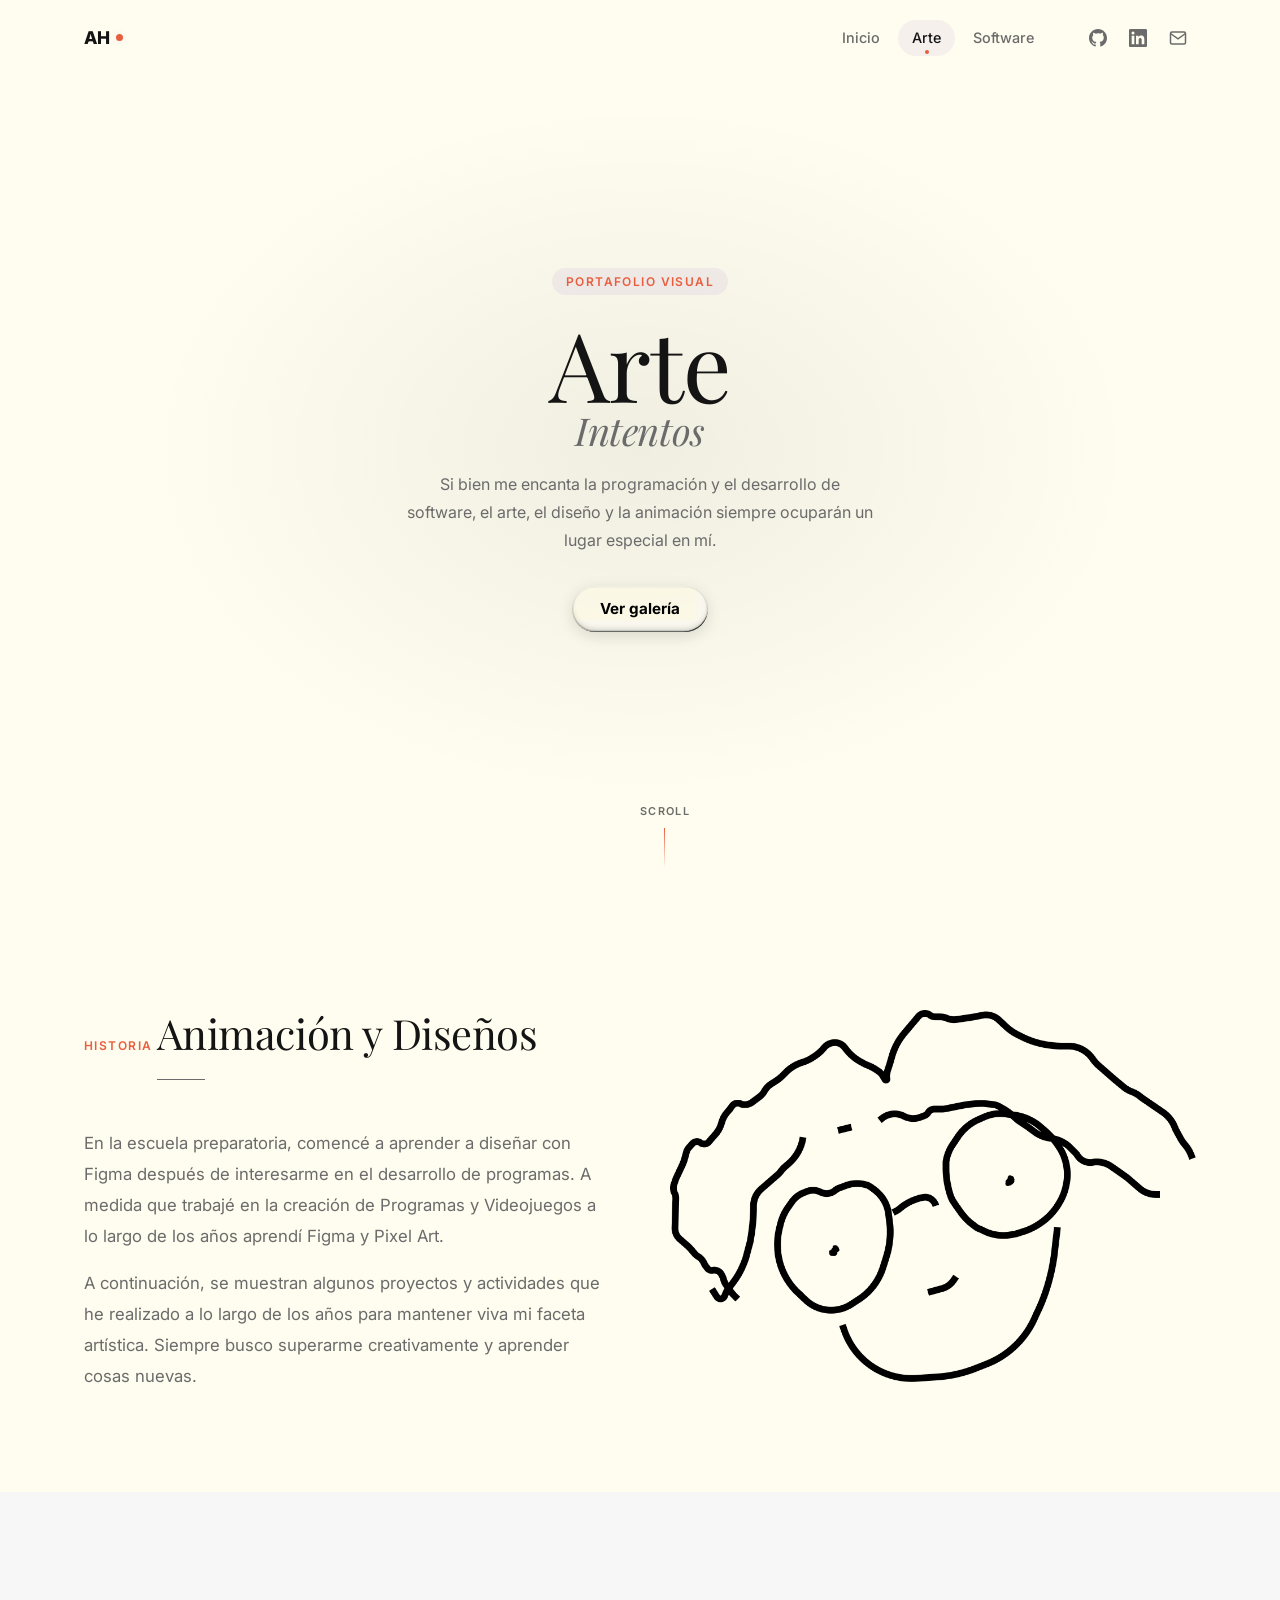
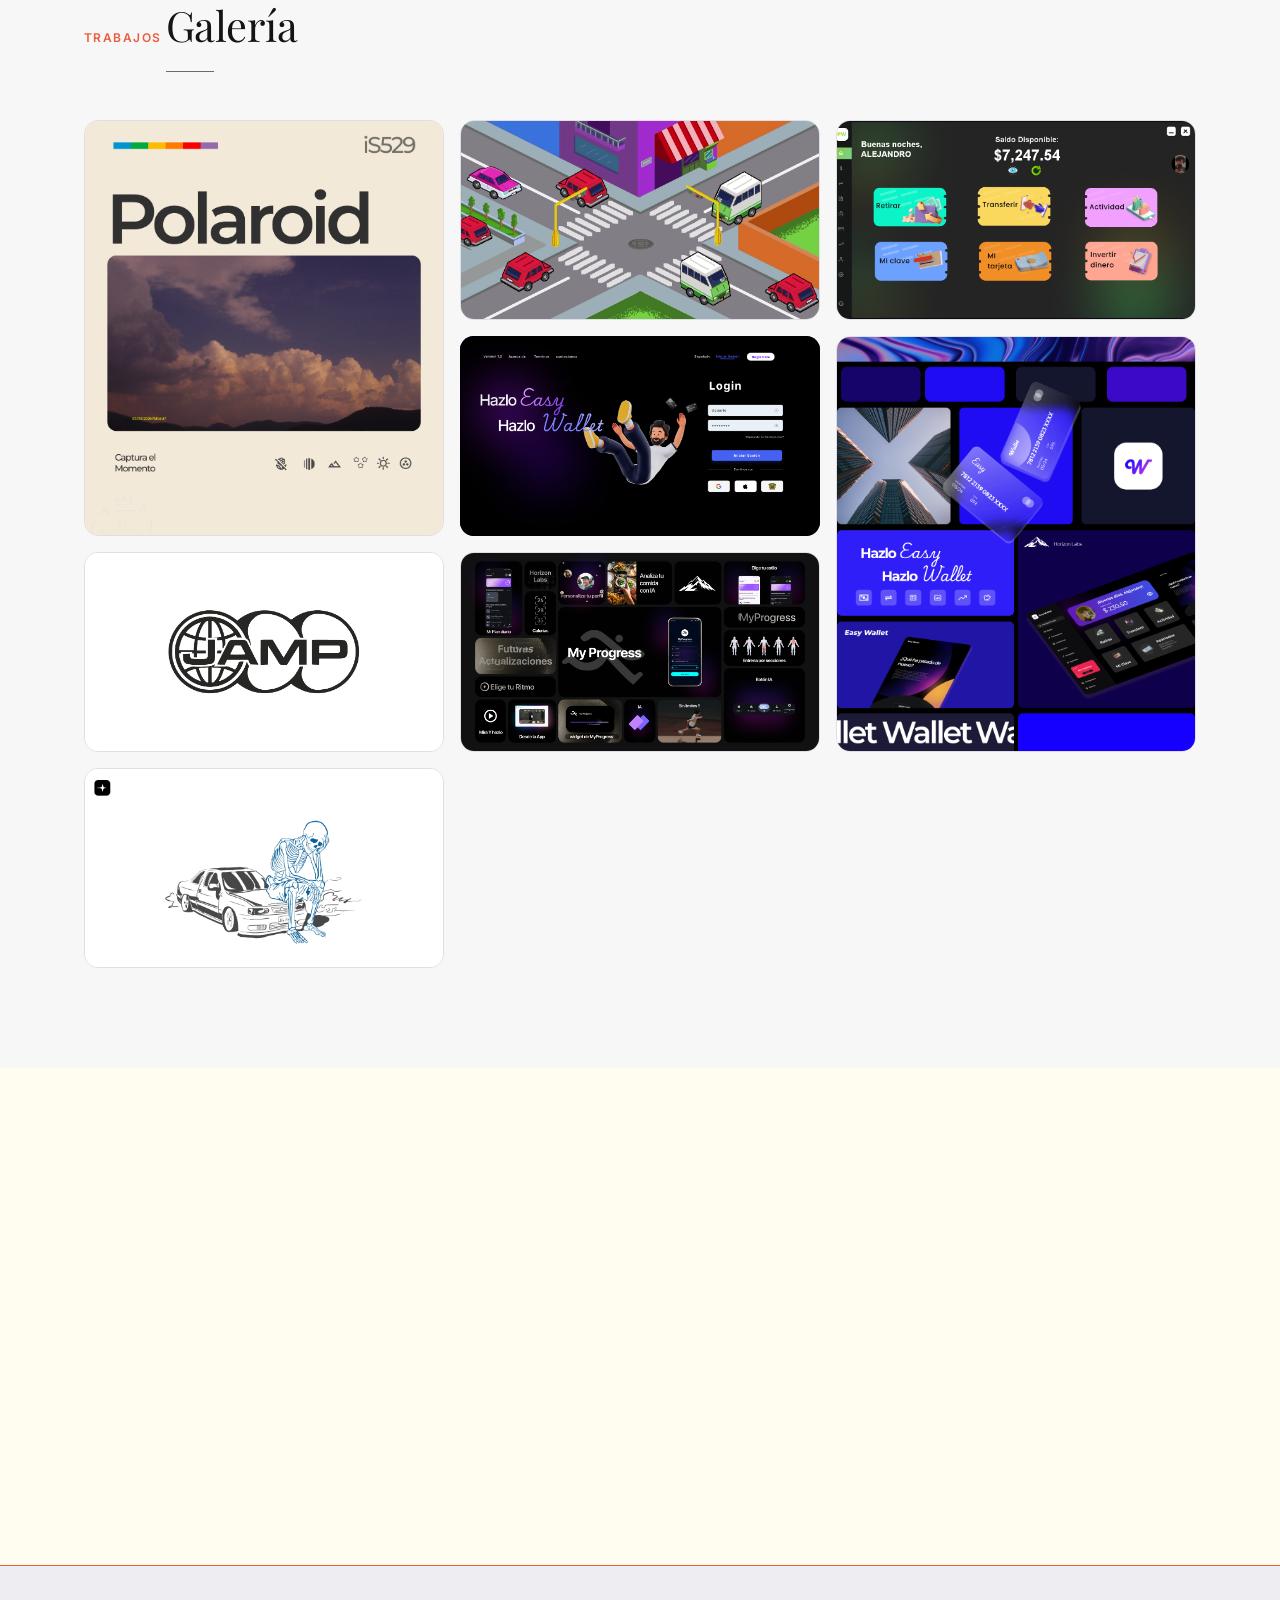
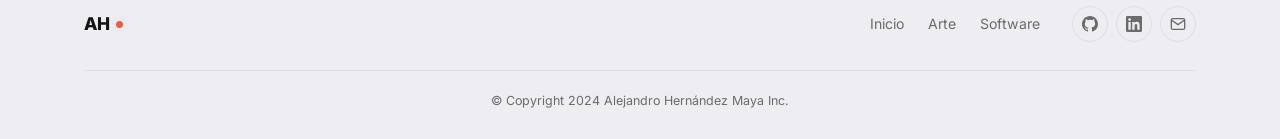
<file: pArte/Arte.html>
<!DOCTYPE html>
<html lang="es">
  <head>
    <meta charset="UTF-8" />
    <meta name="viewport" content="width=device-width, initial-scale=1.0" />
    <title>Arte — Alejandro Hernández</title>
    <link rel="stylesheet" href="https://fonts.googleapis.com/css2?family=Playfair+Display:ital,wght@0,400;0,500;0,600;0,700;1,400;1,600&family=Cormorant+Garamond:ital,wght@0,400;0,600;0,700;1,400;1,600&family=IBM+Plex+Mono:wght@400;500;600&family=Inter:wght@300;400;500;600;700;800&display=swap" />
    <link rel="stylesheet" href="https://fonts.googleapis.com/css2?family=Pixelify+Sans:wght@400&display=swap" />
    <link rel="stylesheet" href="Estilo.css" />
  </head>
  <body>

    <!-- ===== NAVBAR ===== -->
    <nav class="navbar">
      <!-- SVG displacement filter for liquid glass (Vadik style) -->
      <svg class="glass-filter" xmlns="http://www.w3.org/2000/svg">
        <defs>
          <filter id="glass-liquid" x="-50%" y="-50%" width="200%" height="200%" color-interpolation-filters="sRGB">
            <feImage href="[data-uri]" result="map" x="0" y="0" width="200%" height="200%"></feImage>
            <feDisplacementMap in="SourceGraphic" in2="map" scale="24" xChannelSelector="R" yChannelSelector="G"></feDisplacementMap>
          </filter>
        </defs>
      </svg>
      <div class="nav-container">
        <a href="../index.html" class="nav-logo">
          <span class="logo-text">AH</span>
          <div class="logo-dot"></div>
        </a>
        <div class="nav-links" id="navLinks">
          <a href="../index.html" class="nav-link">Inicio</a>
          <a href="" class="nav-link nav-link-active">Arte</a>
          <a href="../pSoftware/Software.html" class="nav-link">Software</a>
        </div>
        <div class="nav-social">
          <a href="https://github.com/alex574r" class="nav-social-link" aria-label="GitHub" target="_blank">
            <svg viewBox="0 0 24 24" fill="currentColor"><path d="M12 0C5.37 0 0 5.37 0 12c0 5.3 3.438 9.8 8.205 11.385.6.113.82-.258.82-.577v-2.165c-3.338.726-4.033-1.416-4.033-1.416-.546-1.387-1.333-1.756-1.333-1.756-1.089-.745.083-.729.083-.729 1.205.084 1.839 1.237 1.839 1.237 1.07 1.834 2.807 1.304 3.492.997.107-.775.418-1.305.762-1.604-2.665-.305-5.467-1.334-5.467-5.931 0-1.311.469-2.381 1.236-3.221-.124-.303-.535-1.524.117-3.176 0 0 1.008-.322 3.301 1.23A11.509 11.509 0 0 1 12 5.803c1.02.005 2.047.138 3.006.404 2.291-1.552 3.297-1.23 3.297-1.23.653 1.653.242 2.874.118 3.176.77.84 1.235 1.911 1.235 3.221 0 4.609-2.807 5.624-5.479 5.921.43.372.823 1.102.823 2.222v3.293c0 .319.192.694.801.576C20.566 21.797 24 17.3 24 12c0-6.63-5.37-12-12-12z"/></svg>
          </a>
          <a href="https://www.linkedin.com/in/alejandro-hern%C3%A1ndez-4aa037230/" class="nav-social-link" aria-label="LinkedIn" target="_blank">
            <svg viewBox="0 0 24 24" fill="currentColor"><path d="M20.447 20.452h-3.554v-5.569c0-1.328-.027-3.037-1.852-3.037-1.853 0-2.136 1.445-2.136 2.939v5.667H9.351V9h3.414v1.561h.046c.477-.9 1.637-1.85 3.37-1.85 3.601 0 4.267 2.37 4.267 5.455v6.286zM5.337 7.433a2.062 2.062 0 0 1-2.063-2.065 2.064 2.064 0 1 1 2.063 2.065zm1.782 13.019H3.555V9h3.564v11.452zM22.225 0H1.771C.792 0 0 .774 0 1.729v20.542C0 23.227.792 24 1.771 24h20.451C23.2 24 24 23.227 24 22.271V1.729C24 .774 23.2 0 22.222 0h.003z"/></svg>
          </a>
          <a href="mailto:alex574r@gmail.com" class="nav-social-link" aria-label="Email">
            <svg viewBox="0 0 24 24" fill="none" stroke="currentColor" stroke-width="2"><path d="M4 4h16c1.1 0 2 .9 2 2v12c0 1.1-.9 2-2 2H4c-1.1 0-2-.9-2-2V6c0-1.1.9-2 2-2z"/><polyline points="22,6 12,13 2,6"/></svg>
          </a>
        </div>
        <button class="nav-toggle" id="navToggle" aria-label="Menú">
          <span></span><span></span><span></span>
        </button>
      </div>
    </nav>

    <!-- ===== HERO — COSMIC ORBITAL ===== -->
    <section class="hero">
      <!-- Cosmic container — estructura idéntica a CODE(17): 5 brazos × 10 ítems -->
      <div class="cosmos-container">
        <div class="cosmos">
          <div class="cosmos-item"><img src="../img/arte/Frame1.png" alt="" /></div>
          <div class="cosmos-item"><img src="../img/arte/Frame6.png" alt="" /></div>
          <div class="cosmos-item"><img src="../img/arte/Frame2.png" alt="" /></div>
          <div class="cosmos-item"><img src="../img/arte/Frame8.png" alt="" /></div>
          <div class="cosmos-item"><img src="../img/arte/Frame12.png" alt="" /></div>
          <div class="cosmos-item"><img src="../img/arte/Frame13.png" alt="" /></div>
          <div class="cosmos-item"><img src="../img/arte/Frame7.png" alt="" /></div>
          <div class="cosmos-item"><img src="../img/arte/Frame3.png" alt="" /></div>
          <div class="cosmos-item"><img src="../img/arte/Frame14.png" alt="" /></div>
          <div class="cosmos-item"><img src="../img/arte/Frame11.png" alt="" /></div>
        </div>
        <div class="cosmos">
          <div class="cosmos-item"><img src="../img/arte/Frame11.png" alt="" /></div>
          <div class="cosmos-item"><img src="../img/arte/Frame15.png" alt="" /></div>
          <div class="cosmos-item"><img src="../img/arte/Frame18.png" alt="" /></div>
          <div class="cosmos-item"><img src="../img/arte/Frame1.png" alt="" /></div>
          <div class="cosmos-item"><img src="../img/arte/Frame13.png" alt="" /></div>
          <div class="cosmos-item"><img src="../img/arte/Frame19.png" alt="" /></div>
          <div class="cosmos-item"><img src="../img/arte/Frame4.png" alt="" /></div>
          <div class="cosmos-item"><img src="../img/arte/Frame17.png" alt="" /></div>
          <div class="cosmos-item"><img src="../img/arte/Frame16.png" alt="" /></div>
          <div class="cosmos-item"><img src="../img/arte/Frame3.png" alt="" /></div>
        </div>
        <div class="cosmos">
          <div class="cosmos-item"><img src="../img/arte/Frame4.png" alt="" /></div>
          <div class="cosmos-item"><img src="../img/arte/Frame20.png" alt="" /></div>
          <div class="cosmos-item"><img src="../img/arte/Frame5.png" alt="" /></div>
          <div class="cosmos-item"><img src="../img/arte/Frame15.png" alt="" /></div>
          <div class="cosmos-item"><img src="../img/arte/Frame21.png" alt="" /></div>
          <div class="cosmos-item"><img src="../img/arte/Frame8.png" alt="" /></div>
          <div class="cosmos-item"><img src="../img/arte/Frame10.png" alt="" /></div>
          <div class="cosmos-item"><img src="../img/arte/Frame2.png" alt="" /></div>
          <div class="cosmos-item"><img src="../img/arte/Frame18.png" alt="" /></div>
          <div class="cosmos-item"><img src="../img/arte/Frame6.png" alt="" /></div>
        </div>
        <div class="cosmos">
          <div class="cosmos-item"><img src="../img/arte/Frame17.png" alt="" /></div>
          <div class="cosmos-item"><img src="../img/arte/Frame7.png" alt="" /></div>
          <div class="cosmos-item"><img src="../img/arte/Frame13.png" alt="" /></div>
          <div class="cosmos-item"><img src="../img/arte/Frame14.png" alt="" /></div>
          <div class="cosmos-item"><img src="../img/arte/Frame1.png" alt="" /></div>
          <div class="cosmos-item"><img src="../img/arte/Frame20.png" alt="" /></div>
          <div class="cosmos-item"><img src="../img/arte/Frame9.png" alt="" /></div>
          <div class="cosmos-item"><img src="../img/arte/Frame21.png" alt="" /></div>
          <div class="cosmos-item"><img src="../img/arte/Frame4.png" alt="" /></div>
          <div class="cosmos-item"><img src="../img/arte/Frame3.png" alt="" /></div>
        </div>
        <div class="cosmos">
          <div class="cosmos-item"><img src="../img/arte/Frame2.png" alt="" /></div>
          <div class="cosmos-item"><img src="../img/arte/Frame7.png" alt="" /></div>
          <div class="cosmos-item"><img src="../img/arte/Frame4.png" alt="" /></div>
          <div class="cosmos-item"><img src="../img/arte/Frame15.png" alt="" /></div>
          <div class="cosmos-item"><img src="../img/arte/Frame9.png" alt="" /></div>
          <div class="cosmos-item"><img src="../img/arte/Frame16.png" alt="" /></div>
          <div class="cosmos-item"><img src="../img/arte/Frame1.png" alt="" /></div>
          <div class="cosmos-item"><img src="../img/arte/Frame3.png" alt="" /></div>
          <div class="cosmos-item"><img src="../img/arte/Frame12.png" alt="" /></div>
          <div class="cosmos-item"><img src="../img/arte/Frame5.png" alt="" /></div>
        </div>
      </div>

      <!-- Hero text centered over Cosmic -->
      <div class="hero-text">
        <span class="hero-tag animate-in">Portafolio Visual</span>
        <h1 class="hero-title animate-in delay-1">
          Arte<br /><span class="hero-sub">Intentos</span>
        </h1>
        <p class="hero-desc animate-in delay-2">
          Si bien me encanta la programación y el desarrollo de software,
          el arte, el diseño y la animación siempre ocuparán un lugar
          especial en mí.
        </p>
        <a href="#galeria" class="btn btn-primary animate-in delay-3">Ver galería</a>
      </div>

      <!-- Scroll indicator -->
      <div class="scroll-hint animate-in delay-4">
        <span>Scroll</span>
        <div class="scroll-line"></div>
      </div>
    </section>

    <!-- ===== ABOUT ===== -->
    <section class="section" id="sobre">
      <div class="container">
        <div class="about-grid">
          <div class="about-simple reveal">
            <span class="section-tag">Historia</span>
            <h2 class="section-title">Animación y Diseños</h2>
            <p>En la escuela preparatoria, comencé a aprender a diseñar con Figma
              después de interesarme en el desarrollo de programas. A medida que
              trabajé en la creación de Programas y Videojuegos a lo largo de los
              años aprendí Figma y Pixel Art.</p>
            <p>A continuación, se muestran algunos proyectos y actividades que he
              realizado a lo largo de los años para mantener viva mi faceta
              artística. Siempre busco superarme creativamente y aprender cosas
              nuevas.</p>
          </div>
          <div class="about-img reveal">
            <img src="../img/arte/alee.png" alt="Pixel Art" />
          </div>
        </div>
      </div>
    </section>

    <!-- ===== GALERÍA ===== -->
    <section class="section section-alt" id="galeria">
      <div class="container">
        <span class="section-tag reveal">Trabajos</span>
        <h2 class="section-title reveal">Galería</h2>

        <div class="gallery-masonry">
          <!-- Featured piece — tall -->
          <div class="gallery-item gallery-item-tall reveal">
            <img src="../img/arte/polarod.png" alt="Diseño digital" />
            <div class="gallery-info">
              <span class="gallery-cat">Diseño Digital</span>
              <h3>Composición Visual</h3>
            </div>
          </div>

          <div class="gallery-item reveal">
            <img src="./assets/images/3156babc6a0b1db9d62ffe03778fe02a4b84ed2f.png" alt="Ilustración" />
            <div class="gallery-info">
              <span class="gallery-cat">Ilustración</span>
              <h3>Arte Conceptual</h3>
            </div>
          </div>

          <div class="gallery-item reveal">
            <img src="./assets/images/9c8230f07be16db167e1813b6a3e529043128743.png" alt="Composición" />
            <div class="gallery-info">
              <span class="gallery-cat">Composición</span>
              <h3>Escena Digital</h3>
            </div>
          </div>

          <!-- Pixel art special card -->
          <div class="gallery-item gallery-item-pixel reveal">
            <img src="../img/arte/pixel.png" alt="Figma" />
            <div class="gallery-info">
              <span class="gallery-cat">Figma</span>
              <h3>Prototipo UI</h3>
            </div>
          </div>

          <div class="gallery-item gallery-item-tall reveal">
            <img src="../img/arte/arte.png" alt="Arte Digital" />
            <div class="gallery-info">
              <span class="gallery-cat">Arte Digital</span>
              <h3>Exploración</h3>
            </div>
          </div>

          <div class="gallery-item reveal">
            <img src="../img/arte/jamp.png" alt="Figma" />
            <div class="gallery-info">
              <span class="gallery-cat">Figma</span>
              <h3>Prototipo UI</h3>
            </div>
          </div>

          <div class="gallery-item reveal">
            <img src="../img/arte/myprogress.png" alt="Diseño UI" />
            <div class="gallery-info">
              <span class="gallery-cat">Diseño UI</span>
              <h3>Interfaz App</h3>
            </div>
          </div>

          <div class="gallery-item reveal">
            <img src="../img/arte/nako.png" alt="Arte Visual" />
            <div class="gallery-info">
              <span class="gallery-cat">Arte Visual</span>
              <h3>Concepto Libre</h3>
            </div>
          </div>
        </div>
      </div>
    </section>

    <!-- ===== LINKS ===== -->
    <section class="section" id="links">
      <div class="container">
        <span class="section-tag reveal">Perfiles</span>
        <h2 class="section-title reveal">Links</h2>
        <div class="links-grid">
          <a href="https://www.figma.com/@alejandroherna1" class="link-card reveal" target="_blank">
            <div class="link-icon">
              <svg viewBox="0 0 38 57" fill="none" xmlns="http://www.w3.org/2000/svg">
                <path d="M19 28.5A9.5 9.5 0 1 1 28.5 19H19v9.5z" fill="#1ABCFE"/>
                <path d="M19 0H9.5A9.5 9.5 0 0 0 9.5 19H19V0z" fill="#FF7262"/>
                <path d="M19 0h9.5a9.5 9.5 0 0 1 0 19H19V0z" fill="#F24E1E"/>
                <path d="M9.5 19H19v19a9.5 9.5 0 1 1-9.5-9.5V19z" fill="#0ACF83"/>
                <path d="M19 28.5a9.5 9.5 0 1 1 9.5 9.5A9.5 9.5 0 0 1 19 28.5z" fill="#A259FF"/>
              </svg>
            </div>
            <div class="link-body">
              <h3>Figma</h3>
              <p>Diseños y prototipos publicados en la comunidad de Figma.</p>
              <span class="link-url">figma.com/@alejandroherna1 →</span>
            </div>
          </a>
        </div>
      </div>
    </section>

    <!-- ===== FOOTER ===== -->
    <footer class="footer">
      <div class="container">
        <div class="footer-inner">
          <a href="../index.html" class="nav-logo footer-logo">
            <span class="logo-text">AH</span>
            <div class="logo-dot"></div>
          </a>
          <nav class="footer-nav">
            <a href="../index.html">Inicio</a>
            <a href="">Arte</a>
            <a href="../pSoftware/Software.html">Software</a>
          </nav>
          <div class="footer-social">
            <a href="https://github.com/alex574r" aria-label="GitHub" target="_blank">
              <svg viewBox="0 0 24 24" fill="currentColor"><path d="M12 0C5.37 0 0 5.37 0 12c0 5.3 3.438 9.8 8.205 11.385.6.113.82-.258.82-.577v-2.165c-3.338.726-4.033-1.416-4.033-1.416-.546-1.387-1.333-1.756-1.333-1.756-1.089-.745.083-.729.083-.729 1.205.084 1.839 1.237 1.839 1.237 1.07 1.834 2.807 1.304 3.492.997.107-.775.418-1.305.762-1.604-2.665-.305-5.467-1.334-5.467-5.931 0-1.311.469-2.381 1.236-3.221-.124-.303-.535-1.524.117-3.176 0 0 1.008-.322 3.301 1.23A11.509 11.509 0 0 1 12 5.803c1.02.005 2.047.138 3.006.404 2.291-1.552 3.297-1.23 3.297-1.23.653 1.653.242 2.874.118 3.176.77.84 1.235 1.911 1.235 3.221 0 4.609-2.807 5.624-5.479 5.921.43.372.823 1.102.823 2.222v3.293c0 .319.192.694.801.576C20.566 21.797 24 17.3 24 12c0-6.63-5.37-12-12-12z"/></svg>
            </a>
            <a href="https://www.linkedin.com/in/alejandro-hern%C3%A1ndez-4aa037230/" aria-label="LinkedIn" target="_blank">
              <svg viewBox="0 0 24 24" fill="currentColor"><path d="M20.447 20.452h-3.554v-5.569c0-1.328-.027-3.037-1.852-3.037-1.853 0-2.136 1.445-2.136 2.939v5.667H9.351V9h3.414v1.561h.046c.477-.9 1.637-1.85 3.37-1.85 3.601 0 4.267 2.37 4.267 5.455v6.286zM5.337 7.433a2.062 2.062 0 0 1-2.063-2.065 2.064 2.064 0 1 1 2.063 2.065zm1.782 13.019H3.555V9h3.564v11.452zM22.225 0H1.771C.792 0 0 .774 0 1.729v20.542C0 23.227.792 24 1.771 24h20.451C23.2 24 24 23.227 24 22.271V1.729C24 .774 23.2 0 22.222 0h.003z"/></svg>
            </a>
            <a href="mailto:alex574r@gmail.com" aria-label="Email">
              <svg viewBox="0 0 24 24" fill="none" stroke="currentColor" stroke-width="2"><path d="M4 4h16c1.1 0 2 .9 2 2v12c0 1.1-.9 2-2 2H4c-1.1 0-2-.9-2-2V6c0-1.1.9-2 2-2z"/><polyline points="22,6 12,13 2,6"/></svg>
            </a>
          </div>
        </div>
        <p class="footer-copy">© Copyright 2024 Alejandro Hernández Maya Inc.</p>
      </div>
    </footer>

    <script>
      // ── Navbar scroll ──
      const navbar = document.querySelector('.navbar');
      window.addEventListener('scroll', () => {
        navbar.classList.toggle('scrolled', window.scrollY > 40);
      });

      // ── Mobile menu ──
      const toggle = document.getElementById('navToggle');
      const navLinks = document.getElementById('navLinks');
      toggle.addEventListener('click', () => {
        navLinks.classList.toggle('open');
        toggle.classList.toggle('active');
        navbar.classList.toggle('menu-open');
      });
      document.querySelectorAll('.nav-link').forEach(l => {
        l.addEventListener('click', () => {
          navLinks.classList.remove('open');
          toggle.classList.remove('active');
          navbar.classList.remove('menu-open');
        });
      });

      // ── Cosmic orbital layout — idéntico a CODE(17) ──
      function initCosmos() {
        var cosmos = document.querySelectorAll('.cosmos');
        var total = cosmos.length;
        // 55vh en desktop, reducido en pantallas pequeñas
        var vh = window.innerHeight * 0.01;
        var dist = window.innerWidth <= 600 ? (30 * vh) + 'px'
                 : window.innerWidth <= 900 ? (40 * vh) + 'px'
                 : '55vh';

        for (var i = 0; i < total; i++) {
          var angle = (360 / total) * i;
          cosmos[i].style.transform = 'rotate(' + angle + 'deg) translate(' + dist + ')';

          var cosmosItems = cosmos[i].querySelectorAll('.cosmos-item');
          for (var j = 0; j < cosmosItems.length; j++) {
            cosmosItems[j].style.animationDelay = j * 0.5 + 's';
          }
        }
      }

      window.onload = initCosmos;
      window.addEventListener('resize', initCosmos);

      // ── Scroll reveal ──
      const revealObs = new IntersectionObserver((entries) => {
        entries.forEach(entry => {
          if (entry.isIntersecting) {
            entry.target.classList.add('revealed');
            revealObs.unobserve(entry.target);
          }
        });
      }, { threshold: 0.1 });
      document.querySelectorAll('.reveal').forEach(el => revealObs.observe(el));
    </script>
  </body>
</html>
</file>
<file: index.css>
/* ============================================================
   COLOR PALETTE
   ============================================================
   Primary:   #6326cc  (purple accent)
   Dark:      #141414  (backgrounds, dark sections)
   Light:     #CFCFCF  (text on dark backgrounds)
   ============================================================ */

/* ============================================================
   VARIABLES & RESET
   ============================================================ */
:root {
  /* ── Colors ── */
  --c-primary:     #e95e3f;
  --c-primary-h:   #f85733;   /* hover / lighter */
  --c-primary-dim: rgba(99, 38, 204, 0.06);
  --c-primary-glow:rgba(99, 38, 204, 0.1);
  --c-dark:        #141414;
  --c-dark-2:      #1e1e1e;
  --c-dark-3:      #2a2a2a;
  --c-light:       #CFCFCF;
  --c-light-dim:   rgba(207, 207, 207, 0.6);
  --c-light-muted: rgba(207, 207, 207, 0.4);
  --c-white:       #f7f7f7;
  --c-black:       #000000;

  /* ── Semantic tokens (light theme) ── */
  --bg:         var(--c-white);
  --bg-alt:     #fffdef;
  --surface:    #eeedf2;
  --card:       var(--c-white);
  --border:     #e0dde6;
  --text:       var(--c-dark);
  --text-muted: #6b6b6b;
  --accent:     var(--c-primary);
  --accent-h:   var(--c-primary-h);
  --accent-dim: var(--c-primary-dim);
  --accent-glow:var(--c-primary-glow);

  /* ── Dark sections (hero, footer, navbar) ── */
  --dark-bg:         var(--c-dark);
  --dark-text:       var(--c-light);
  --dark-text-muted: var(--c-light-dim);

  /* ── Typography ── */
  --font:       'Inter', -apple-system, BlinkMacSystemFont, sans-serif;
  --font-serif: 'Playfair Display', 'Cormorant Garamond', Georgia, 'Times New Roman', serif;
  --font-mono:  'IBM Plex Mono', 'Courier New', monospace;

  /* ── Layout ── */
  --radius:     14px;
  --radius-sm:  8px;
  --transition: 0.3s cubic-bezier(0.4, 0, 0.2, 1);
  --shadow:     0 2px 16px rgba(0,0,0,0.06);
  --max-w:      1200px;
}

*, *::before, *::after { box-sizing: border-box; margin: 0; padding: 0; }

html { font-size: 16px; scroll-behavior: smooth; }

body {
  background: var(--bg);
  color: var(--text);
  font-family: var(--font);
  line-height: 1.7;
  overflow-x: hidden;
}

img { display: block; max-width: 100%; }
button { cursor: pointer; font-family: inherit; border: none; background: none; }
a { text-decoration: none; color: inherit; }

/* Editorial link style */
a.editorial-link {
  font-size: 0.75rem;
  font-weight: 500;
  text-transform: uppercase;
  letter-spacing: 0.12em;
  position: relative;
  display: inline-block;
}
a.editorial-link::after {
  content: '';
  position: absolute;
  bottom: -2px;
  left: 0;
  width: 0;
  height: 1px;
  background: currentColor;
  transition: width var(--transition);
}
a.editorial-link:hover::after {
  width: 100%;
}

/* ============================================================
   LAYOUT UTILS
   ============================================================ */
.container {
  width: 100%;
  max-width: var(--max-w);
  margin: 0 auto;
  padding: 0 32px;
}

/* ============================================================
   ANIMATIONS
   ============================================================ */
@keyframes fadeInUp {
  from { opacity: 0; transform: translateY(32px); }
  to   { opacity: 1; transform: translateY(0); }
}

@keyframes fadeIn {
  from { opacity: 0; }
  to   { opacity: 1; }
}

@keyframes skillGrow {
  from { width: 0 !important; }
}

/* ============================================================
   ENTRY ANIMATION (CODE34 inspired)
   ============================================================ */


/* Scroll-reveal */
.reveal {
  opacity: 0;
  transform: translateY(28px);
  transition: opacity 0.6s var(--transition), transform 0.6s var(--transition);
}
.revealed {
  opacity: 1;
  transform: translateY(0);
}
.reveal:nth-child(2) { transition-delay: 0.1s; }
.reveal:nth-child(3) { transition-delay: 0.2s; }
.reveal:nth-child(4) { transition-delay: 0.3s; }

/* ============================================================
   NAVBAR
   ============================================================ */
.navbar {
  position: fixed;
  top: 0; left: 0; right: 0;
  z-index: 1000;
  padding: 20px 0;
  transition: background var(--transition), padding var(--transition), border-color var(--transition), border-radius var(--transition), margin var(--transition), box-shadow var(--transition);
  border-bottom: 1px solid transparent;
}
/* ── Liquid Glass — Vadik Matveev style ──────────────────
   backdrop-filter with SVG displacement map + blur +
   color-mix() box-shadow reflexes for realistic glass
   light catches and edge shadows.
   ────────────────────────────────────────────────────────── */
.navbar.scrolled {
  --glass-reflex-dark: 2;
  --glass-reflex-light: 0.3;
  --c-glass: #ffffff;
  --c-light: #ffffff;
  --c-dark: #000000;
  --saturation: 180%;

  padding: 12px 0;
  margin: 5px 16px 0;
  border-color: transparent;
  border-radius: 20px;
  background-color: color-mix(in srgb, var(--c-glass) 3%, transparent);
  backdrop-filter: blur(1px) url(#glass-liquid) saturate(var(--saturation));
  -webkit-backdrop-filter: blur(1px) url(#glass-liquid) saturate(var(--saturation));
  box-shadow:
    /* ── Light reflexes (top/left highlights) ── */
    inset 0 0 0 1px color-mix(in srgb, var(--c-light) calc(var(--glass-reflex-light) * 10%), transparent),
    inset 1.8px 3px 0px -2px color-mix(in srgb, var(--c-light) calc(var(--glass-reflex-light) * 90%), transparent),
    inset 0 1px 2px -0.5px color-mix(in srgb, var(--c-light) calc(var(--glass-reflex-light) * 80%), transparent),
    inset 0 4px 6px -2px color-mix(in srgb, var(--c-light) calc(var(--glass-reflex-light) * 30%), transparent),
    inset 0 0 0 1.5px color-mix(in srgb, var(--c-light) calc(var(--glass-reflex-light) * 6%), transparent),
    /* ── Dark reflexes (bottom/right shadows) ── */
    inset 0 -1px 2px -0.5px color-mix(in srgb, var(--c-dark) calc(var(--glass-reflex-dark) * 20%), transparent),
    inset 0 -4px 6px -2px color-mix(in srgb, var(--c-dark) calc(var(--glass-reflex-dark) * 10%), transparent),
    inset -1.5px -2.5px 0px -2px color-mix(in srgb, var(--c-dark) calc(var(--glass-reflex-dark) * 40%), transparent),
    inset 0 0 0 1.5px color-mix(in srgb, var(--c-dark) calc(var(--glass-reflex-dark) * 4%), transparent),
    /* ── Outer drop shadow ── */
    0 4px 16px rgba(0, 0, 0, 0.06),
    0 8px 24px rgba(0, 0, 0, 0.04);
}

/* Fallback for Firefox/Safari where backdrop-filter: url() fails */
@supports not (backdrop-filter: url(#x)) {
  .navbar.scrolled {
    background: rgba(255, 255, 255, 0.9);
    backdrop-filter: blur(12px);
    -webkit-backdrop-filter: blur(12px);
  }
}

.glass-filter {
  width: 100%;
  height: 100%;
  pointer-events: none;
  position: absolute;
  inset: 0;
}

.nav-container {
  max-width: var(--max-w);
  margin: 0 auto;
  padding: 0 32px;
  display: flex;
  align-items: center;
  gap: 32px;
  box-sizing: border-box;
  width: 100%;
}

/* Logo */
.nav-logo {
  display: flex;
  align-items: center;
  gap: 6px;
  flex-shrink: 0;
}
.nav-logo .word {
  display: inline-flex;
}
.logo-text {
  font-family: var(--font-serif);
  font-size: 1.3rem;
  font-weight: 700;
  color: var(--c-light);
  letter-spacing: 0.02em;
  transition: color var(--transition);
}
.logo-dot {
  width: 6px;
  height: 6px;
  border-radius: 50%;
  background: var(--c-primary);
  transition: background var(--transition);
}
/* When scrolled, switch to dark */
.navbar.scrolled .logo-text { color: var(--text); }
.navbar.scrolled .logo-dot { background: var(--accent); }

/* Nav links */
.nav-links {
  display: flex;
  align-items: center;
  gap: 8px;
  margin-left: auto;
}
.nav-item-wrap {
  display: inline-flex;
}
.nav-link {
  padding: 6px 14px;
  border-radius: 8px;
  font-size: 0.75rem;
  font-weight: 500;
  color: var(--c-light-dim);
  letter-spacing: 0.08em;
  text-transform: uppercase;
  transition: color var(--transition);
}
.nav-link:hover {
  color: var(--c-light);
}
/* When scrolled, switch to dark */
.navbar.scrolled .nav-link { color: var(--text-muted); }
.navbar.scrolled .nav-link:hover { color: var(--text); }

/* Nav social */
.nav-social {
  display: flex;
  align-items: center;
  gap: 4px;
}
.nav-social-link {
  display: flex;
  align-items: center;
  justify-content: center;
  width: 36px;
  height: 36px;
  border-radius: 50%;
  color: var(--c-light-dim);
  transition: color var(--transition);
}
.nav-social-link svg { width: 18px; height: 18px; }
.nav-social-link:hover {
  color: var(--c-light);
}
/* When scrolled, switch to dark */
.navbar.scrolled .nav-social-link { color: var(--text-muted); }
.navbar.scrolled .nav-social-link:hover { color: var(--text); }

/* Hamburger */
.nav-toggle {
  display: none;
  flex-direction: column;
  justify-content: center;
  gap: 5px;
  width: 36px;
  height: 36px;
  margin-left: auto;
  padding: 6px;
  border-radius: var(--radius-sm);
  transition: background var(--transition);
}
.nav-toggle span {
  display: block;
  height: 2px;
  background: var(--c-light);
  border-radius: 2px;
  transition: transform var(--transition), opacity var(--transition), background var(--transition);
  transform-origin: center;
}
.navbar.scrolled .nav-toggle span { background: var(--text); }
.nav-toggle.active span:nth-child(1) { transform: translateY(7px) rotate(45deg); }
.nav-toggle.active span:nth-child(2) { opacity: 0; }
.nav-toggle.active span:nth-child(3) { transform: translateY(-7px) rotate(-45deg); }

/* ============================================================
   BUTTONS
   ============================================================ */
.btn {
  display: inline-flex;
  align-items: center;
  justify-content: center;
  padding: 14px 36px;
  border-radius: 14px;
  font-family: var(--font);
  font-size: 0.75rem;
  font-weight: 600;
  letter-spacing: 0.12em;
  text-transform: uppercase;
  transition: all var(--transition);
  white-space: nowrap;
}
.btn-primary {
  background: var(--c-primary);
  color: var(--c-white);
  border: 1px solid var(--c-primary);
}
.btn-primary:hover {
  background: var(--c-primary-h);
  border-color: var(--c-primary-h);
  transform: translateY(-2px);
}
.btn-outline {
  background: transparent;
  color: var(--text);
  border: 1px solid var(--text);
}
.btn-outline:hover {
  background: var(--text);
  color: var(--bg);
  transform: translateY(-2px);
}
.btn-full { width: 100%; }

/* Hero-specific button overrides — liquid glass effect */
.hero .btn {
  --glass-reflex-dark: 2;
  --glass-reflex-light: 0.4;
  --c-light: #ffffff;
  --c-dark: #000000;
  --saturation: 180%;

  border-radius: 16px;
  border: none;
  background-color: color-mix(in srgb, #ffffff 6%, transparent);
  backdrop-filter: blur(2px) url(#glass-liquid) saturate(var(--saturation));
  -webkit-backdrop-filter: blur(2px) url(#glass-liquid) saturate(var(--saturation));
  color: var(--c-light);
  box-shadow:
    inset 0 0 0 1px color-mix(in srgb, var(--c-light) calc(var(--glass-reflex-light) * 10%), transparent),
    inset 1.8px 3px 0px -2px color-mix(in srgb, var(--c-light) calc(var(--glass-reflex-light) * 90%), transparent),
    inset 0 1px 2px -0.5px color-mix(in srgb, var(--c-light) calc(var(--glass-reflex-light) * 80%), transparent),
    inset 0 4px 6px -2px color-mix(in srgb, var(--c-light) calc(var(--glass-reflex-light) * 30%), transparent),
    inset 0 0 0 1.5px color-mix(in srgb, var(--c-light) calc(var(--glass-reflex-light) * 6%), transparent),
    inset 0 -1px 2px -0.5px color-mix(in srgb, var(--c-dark) calc(var(--glass-reflex-dark) * 20%), transparent),
    inset 0 -4px 6px -2px color-mix(in srgb, var(--c-dark) calc(var(--glass-reflex-dark) * 10%), transparent),
    inset -1.5px -2.5px 0px -2px color-mix(in srgb, var(--c-dark) calc(var(--glass-reflex-dark) * 40%), transparent),
    inset 0 0 0 1.5px color-mix(in srgb, var(--c-dark) calc(var(--glass-reflex-dark) * 4%), transparent),
    0 4px 16px rgba(0, 0, 0, 0.15),
    0 8px 24px rgba(0, 0, 0, 0.1);
}
.hero .btn:hover {
  background-color: color-mix(in srgb, #ffffff 12%, transparent);
  transform: translateY(-2px);
  box-shadow:
    inset 0 0 0 1px color-mix(in srgb, var(--c-light) calc(var(--glass-reflex-light) * 14%), transparent),
    inset 1.8px 3px 0px -2px color-mix(in srgb, var(--c-light) calc(var(--glass-reflex-light) * 95%), transparent),
    inset 0 1px 2px -0.5px color-mix(in srgb, var(--c-light) calc(var(--glass-reflex-light) * 85%), transparent),
    inset 0 4px 6px -2px color-mix(in srgb, var(--c-light) calc(var(--glass-reflex-light) * 40%), transparent),
    inset 0 0 0 1.5px color-mix(in srgb, var(--c-light) calc(var(--glass-reflex-light) * 8%), transparent),
    inset 0 -1px 2px -0.5px color-mix(in srgb, var(--c-dark) calc(var(--glass-reflex-dark) * 15%), transparent),
    inset 0 -4px 6px -2px color-mix(in srgb, var(--c-dark) calc(var(--glass-reflex-dark) * 8%), transparent),
    inset -1.5px -2.5px 0px -2px color-mix(in srgb, var(--c-dark) calc(var(--glass-reflex-dark) * 30%), transparent),
    inset 0 0 0 1.5px color-mix(in srgb, var(--c-dark) calc(var(--glass-reflex-dark) * 3%), transparent),
    0 8px 32px rgba(0, 0, 0, 0.2),
    0 12px 40px rgba(0, 0, 0, 0.12);
}
.hero .btn-primary {
  background-color: color-mix(in srgb, #ffffff 10%, transparent);
}
.hero .btn-outline {
  background-color: color-mix(in srgb, #ffffff 4%, transparent);
}

/* Fallback for browsers without SVG backdrop-filter */
@supports not (backdrop-filter: url(#x)) {
  .hero .btn {
    background: rgba(255, 255, 255, 0.12);
    backdrop-filter: blur(12px);
    -webkit-backdrop-filter: blur(12px);
    border: 1px solid rgba(255, 255, 255, 0.15);
  }
}

/* ============================================================
   HERO
   ============================================================ */
.hero {
  position: relative;
  min-height: 100vh;
  display: flex;
  flex-direction: column;
  align-items: center;
  justify-content: center;
  padding: 120px 0 0;
  overflow: hidden;
  background: var(--c-dark);
  color: var(--c-light);
}

/* Large background text */
.hero-bg-text {
  position: absolute;
  top: 50%;
  left: 50%;
  transform: translate(-50%, -50%);
  font-family: var(--font-serif);
  font-size: clamp(8rem, 18vw, 20rem);
  font-weight: 700;
  text-transform: uppercase;
  letter-spacing: 0.08em;
  color: transparent;
  -webkit-text-stroke: 1px rgba(207, 207, 207, 0.08);
  white-space: nowrap;
  pointer-events: none;
  user-select: none;
  z-index: 0;
  max-width: 100%;
  overflow: hidden;
}

/* Rope canvas — oversized to allow card to go off-screen */
#ropeCanvas {
  position: absolute;
  top: -200px;
  left: -400px;
  width: calc(100% + 800px);
  height: calc(100% + 400px);
  z-index: 1;
  pointer-events: none;
}

/* Badge card — absolutely positioned by JS */
.badge-card {
  position: absolute;
  top: 0;
  left: 0;
  width: 240px;
  height: 320px;
  border-radius: 12px;
  overflow: hidden;
  box-shadow: 0 20px 60px rgba(0,0,0,0.6);
  background: var(--c-dark);
  display: flex;
  flex-direction: column;
  cursor: grab;
  user-select: none;
  -webkit-user-select: none;
  z-index: 2;
  transform-origin: center top;
  will-change: transform;
}
.badge-card:active {
  cursor: grabbing;
}

/* Metal clip at top of card */
.badge-clip {
  width: 24px;
  height: 10px;
  background: linear-gradient(180deg, #666 0%, #444 40%, #555 100%);
  border-radius: 2px 2px 0 0;
  margin: 0 auto;
  box-shadow: 0 2px 4px rgba(0,0,0,0.4), inset 0 1px 0 rgba(207,207,207,0.15);
  flex-shrink: 0;
}

.badge-photo {
  width: 100%;
  flex: 1;
  object-fit: cover;
  object-position: center top;
  display: block;
  pointer-events: none;
  -webkit-user-drag: none;
}

.badge-info {
  background: rgba(0,0,0,0.9);
  padding: 12px 16px;
  display: flex;
  flex-direction: column;
  gap: 2px;
  flex-shrink: 0;
}

.badge-name {
  font-family: var(--font);
  font-size: 0.72rem;
  font-weight: 700;
  color: var(--c-light);
  letter-spacing: 0.1em;
  text-transform: uppercase;
}

.badge-title {
  font-family: var(--font-mono);
  font-size: 0.58rem;
  font-weight: 500;
  color: rgba(207, 207, 207, 0.5);
  letter-spacing: 0.08em;
  text-transform: uppercase;
}

/* Hero container — flex child to push actions to bottom */
.hero > .container {
  margin-top: auto;
  display: flex;
  flex-direction: column;
  z-index: 3;
  position: relative;
}

/* Hero actions — pushed below the rope area */
.hero-actions {
  display: flex;
  gap: 16px;
  flex-wrap: wrap;
  justify-content: center;
  padding-bottom: 20px;
}

/* Skills — Marquee carousel (inside hero on dark bg) */
.skills-section {
  margin-top: 48px;
  overflow: hidden;
  position: relative;
  padding: 28px 0;
  border-top: 1px solid rgba(207, 207, 207, 0.1);
}
.skills-section::before,
.skills-section::after {
  content: '';
  position: absolute;
  top: 0; bottom: 0;
  width: 60px;
  z-index: 2;
  pointer-events: none;
}
.skills-section::before { left: 0; background: linear-gradient(to right, var(--c-dark), transparent); }
.skills-section::after  { right: 0; background: linear-gradient(to left, var(--c-dark), transparent); }

.skills-label {
  font-family: var(--font-mono);
  font-size: 0.72rem;
  font-weight: 500;
  text-transform: uppercase;
  letter-spacing: 0.1em;
  color: var(--c-light-muted);
  margin-bottom: 16px;
  text-align: center;
}

.skills-marquee {
  display: flex;
  gap: 48px;
  animation: marquee 20s linear infinite;
  width: max-content;
}
.skills-marquee:hover { animation-play-state: paused; }

.skill-tag {
  font-family: var(--font-mono);
  font-size: 0.82rem;
  font-weight: 500;
  color: rgba(207,207,207,0.7);
  white-space: nowrap;
  letter-spacing: 0.02em;
  display: flex;
  align-items: center;
  gap: 8px;
}
.skill-tag svg {
  width: 16px;
  height: 16px;
  flex-shrink: 0;
  opacity: 0.5;
}

@keyframes marquee {
  0%   { transform: translateX(0); }
  100% { transform: translateX(-50%); }
}

/* ============================================================
   SECTIONS
   ============================================================ */
.section {
  padding: 128px 0;
  background: var(--c-white);
}
.section-alt {
  background: var(--bg-alt);
}

.section-title {
  font-family: var(--font-serif);
  font-size: clamp(2.2rem, 5vw, 3.5rem);
  font-weight: 700;
  letter-spacing: -0.02em;
  margin-bottom: 64px;
  position: relative;
  display: inline-block;
  color: var(--text);
}
.section-title::after {
  display: none;
}

/* ============================================================
   EXPERIENCE CARDS
   ============================================================ */
.exp-grid {
  display: grid;
  grid-template-columns: repeat(2, 1fr);
  gap: 32px;
  text-align: left;
}

.exp-card {
  display: flex;
  flex-direction: column;
  align-items: flex-start;
  padding: 36px;
  background: var(--card);
  border: 1px solid var(--border);
  border-radius: 16px;
  transition: transform var(--transition), border-color var(--transition);
}
.exp-card:hover {
  transform: translateY(-3px);
  border-color: var(--accent);
}

.exp-icon {
  width: 56px;
  height: 56px;
  display: flex;
  align-items: center;
  justify-content: center;
  border-radius: 12px;
  overflow: hidden;
  background: var(--bg-alt);
}
.exp-icon img {
  width: 100%;
  height: 100%;
  object-fit: contain;
}
.exp-icon svg { width: 60%; height: 60%; color: var(--text); }

.exp-icon-myprogress svg { color: var(--c-primary); }

.exp-card h3 {
  font-family: var(--font);
  font-size: 1rem;
  font-weight: 700;
  margin-bottom: 6px;
  color: var(--text);
}
.exp-date {
  display: block;
  font-family: var(--font-mono);
  font-size: 0.7rem;
  font-weight: 500;
  color: var(--text-muted);
  letter-spacing: 0.04em;
  margin-bottom: 14px;
}
.exp-card p {
  font-size: 0.88rem;
  color: var(--text-muted);
  line-height: 1.7;
}

/* ============================================================
   EDUCATION
   ============================================================ */
.edu-list {
  display: flex;
  flex-direction: column;
  gap: 0;
}

.edu-card {
  display: flex;
  align-items: flex-start;
  gap: 28px;
  background: transparent;
  border: none;
  border-left: 2px solid var(--border);
  border-radius: 0;
  padding: 32px 36px;
  margin-left: 20px;
  position: relative;
  transition: border-color var(--transition);
}
.edu-card::before {
  content: '';
  position: absolute;
  left: -7px;
  top: 40px;
  width: 12px;
  height: 12px;
  border-radius: 50%;
  background: var(--bg);
  border: 2px solid var(--border);
  transition: border-color var(--transition), background var(--transition);
}
.edu-card:hover {
  border-color: var(--accent);
}
.edu-card:hover::before {
  border-color: var(--accent);
  background: var(--accent);
}

.edu-icon {
  width: 56px;
  height: 56px;
  flex-shrink: 0;
  background: var(--bg-alt);
  border-radius: 12px;
  padding: 10px;
  display: flex;
  align-items: center;
  justify-content: center;
}
.edu-icon img { width: 100%; height: 100%; object-fit: contain; }

.edu-body h3 {
  font-family: var(--font-serif);
  font-size: 1.2rem;
  font-weight: 700;
  margin-bottom: 4px;
}
.edu-year {
  display: inline-block;
  font-family: var(--font-mono);
  font-size: 0.7rem;
  font-weight: 500;
  color: var(--text-muted);
  background: transparent;
  padding: 0;
  border-radius: 6px;
  margin-bottom: 10px;
  letter-spacing: 0.06em;
  text-transform: uppercase;
}
.edu-body p {
  font-size: 0.88rem;
  color: var(--text-muted);
  line-height: 1.7;
}

/* ============================================================
   PROJECTS
   ============================================================ */
.projects-grid {
  display: grid;
  grid-template-columns: repeat(2, 1fr);
  gap: 32px;
}

.project-card {
  --glass-reflex-dark: 2;
  --glass-reflex-light: 0.5;
  --c-light: #ffffff;
  --c-dark: #000000;
  --saturation: 160%;

  position: relative;
  border-radius: 20px;
  overflow: hidden;
  aspect-ratio: 16/10;
  border: none;
  background-color: color-mix(in srgb, var(--c-light) 40%, transparent);
  backdrop-filter: blur(2px) url(#glass-liquid) saturate(var(--saturation));
  -webkit-backdrop-filter: blur(2px) url(#glass-liquid) saturate(var(--saturation));
  box-shadow:
    inset 0 0 0 1px color-mix(in srgb, var(--c-light) calc(var(--glass-reflex-light) * 12%), transparent),
    inset 1.8px 3px 0px -2px color-mix(in srgb, var(--c-light) calc(var(--glass-reflex-light) * 90%), transparent),
    inset 0 1px 2px -0.5px color-mix(in srgb, var(--c-light) calc(var(--glass-reflex-light) * 80%), transparent),
    inset 0 4px 6px -2px color-mix(in srgb, var(--c-light) calc(var(--glass-reflex-light) * 30%), transparent),
    inset 0 0 0 1.5px color-mix(in srgb, var(--c-light) calc(var(--glass-reflex-light) * 8%), transparent),
    inset 0 -1px 2px -0.5px color-mix(in srgb, var(--c-dark) calc(var(--glass-reflex-dark) * 20%), transparent),
    inset 0 -4px 6px -2px color-mix(in srgb, var(--c-dark) calc(var(--glass-reflex-dark) * 10%), transparent),
    inset -1.5px -2.5px 0px -2px color-mix(in srgb, var(--c-dark) calc(var(--glass-reflex-dark) * 40%), transparent),
    inset 0 0 0 1.5px color-mix(in srgb, var(--c-dark) calc(var(--glass-reflex-dark) * 4%), transparent),
    0 4px 16px rgba(0, 0, 0, 0.08),
    0 8px 24px rgba(0, 0, 0, 0.05);
  transition: transform var(--transition), box-shadow var(--transition);
}
.project-card:hover {
  transform: translateY(-6px);
  box-shadow:
    inset 0 0 0 1px color-mix(in srgb, var(--c-light) calc(var(--glass-reflex-light) * 16%), transparent),
    inset 1.8px 3px 0px -2px color-mix(in srgb, var(--c-light) calc(var(--glass-reflex-light) * 95%), transparent),
    inset 0 1px 2px -0.5px color-mix(in srgb, var(--c-light) calc(var(--glass-reflex-light) * 85%), transparent),
    inset 0 4px 6px -2px color-mix(in srgb, var(--c-light) calc(var(--glass-reflex-light) * 40%), transparent),
    inset 0 0 0 1.5px color-mix(in srgb, var(--c-light) calc(var(--glass-reflex-light) * 10%), transparent),
    inset 0 -1px 2px -0.5px color-mix(in srgb, var(--c-dark) calc(var(--glass-reflex-dark) * 15%), transparent),
    inset 0 -4px 6px -2px color-mix(in srgb, var(--c-dark) calc(var(--glass-reflex-dark) * 8%), transparent),
    inset -1.5px -2.5px 0px -2px color-mix(in srgb, var(--c-dark) calc(var(--glass-reflex-dark) * 30%), transparent),
    inset 0 0 0 1.5px color-mix(in srgb, var(--c-dark) calc(var(--glass-reflex-dark) * 3%), transparent),
    0 12px 32px rgba(0, 0, 0, 0.12),
    0 24px 64px rgba(0, 0, 0, 0.08);
}
.project-card:hover .project-overlay {
  opacity: 1;
}

/* Fallback for browsers without SVG backdrop-filter */
@supports not (backdrop-filter: url(#x)) {
  .project-card {
    background: rgba(255, 255, 255, 0.06);
    backdrop-filter: blur(8px);
    -webkit-backdrop-filter: blur(8px);
    border: 1px solid rgba(0, 0, 0, 0.08);
  }
}

.project-img {
  width: 100%;
  height: 100%;
  background-size: cover;
  background-position: center;
  transition: transform 0.6s ease;
}
.project-card:hover .project-img { transform: scale(1.05); }

.project-img-software {
  background-image: url(./img/index/proyectos.png);
  background-color: var(--surface);
}
.project-img-arte {
  background-image: url(./img/index/arte.png);
  background-color: var(--surface);
}

.project-overlay {
  position: absolute;
  inset: 0;
  border-radius: 20px;
  background: linear-gradient(to top, rgba(20, 20, 20, 0.85) 0%, rgba(20, 20, 20, 0.25) 40%, transparent 70%);
  display: flex;
  align-items: flex-end;
  padding: 36px;
  opacity: 0;
  transition: opacity var(--transition);
}
.project-info h3 {
  font-family: var(--font-serif);
  font-size: 1.6rem;
  font-weight: 700;
  color: var(--c-white);
  margin-bottom: 4px;
}
.project-info span {
  font-family: var(--font-mono);
  font-size: 0.75rem;
  color: var(--c-light-dim);
  font-weight: 400;
  letter-spacing: 0.06em;
  text-transform: uppercase;
}

/* ============================================================
   CONTACT
   ============================================================ */
.contact-grid {
  display: grid;
  grid-template-columns: 1fr 1.4fr;
  gap: 80px;
  align-items: start;
}

.contact-info p {
  color: var(--text-muted);
  line-height: 1.8;
  margin-bottom: 36px;
  font-size: 1rem;
}
.contact-links {
  display: flex;
  flex-direction: column;
  gap: 16px;
}
.contact-pill {
  display: inline-flex;
  align-items: center;
  gap: 12px;
  padding: 10px 16px;
  border-radius: 12px;
  border: 1px solid var(--border);
  font-size: 0.88rem;
  color: var(--text-muted);
  transition: all var(--transition);
  width: fit-content;
}
.contact-pill:hover {
  border-color: var(--accent);
  color: var(--accent);
}

.contact-form {
  display: flex;
  flex-direction: column;
  gap: 24px;
}
.form-row {
  display: grid;
  grid-template-columns: 1fr 1fr;
  gap: 24px;
}
.form-group {
  display: flex;
  flex-direction: column;
  gap: 0;
}
.form-group label {
  font-family: var(--font);
  font-size: 0.7rem;
  font-weight: 600;
  color: var(--text-muted);
  text-transform: uppercase;
  letter-spacing: 0.12em;
  margin-bottom: 8px;
}
.form-group input,
.form-group textarea {
  background: var(--bg-alt);
  border: 1px solid var(--border);
  border-radius: 12px;
  padding: 12px 16px;
  color: var(--text);
  font-family: var(--font);
  font-size: 0.95rem;
  transition: border-color var(--transition), background var(--transition);
  resize: none;
}
.form-group input:focus,
.form-group textarea:focus {
  outline: none;
  border-color: var(--accent);
  background: var(--card);
}
.form-group input::placeholder,
.form-group textarea::placeholder {
  color: var(--text-muted);
  opacity: 0.5;
}

/* ============================================================
   FOOTER
   ============================================================ */
.footer {
  background: var(--c-dark);
  color: var(--c-light);
  border-top: 1px solid var(--c-primary);
  padding: 80px 0 40px;
}
.footer-inner {
  display: grid;
  grid-template-columns: 1fr 1fr 1fr;
  gap: 48px;
  align-items: start;
  margin-bottom: 48px;
}
.footer-col {
  display: flex;
  flex-direction: column;
  gap: 4px;
}
.footer-heading {
  font-family: var(--font);
  font-size: 0.7rem;
  font-weight: 700;
  text-transform: uppercase;
  letter-spacing: 0.18em;
  color: rgba(207, 207, 207, 0.7);
  margin-bottom: 12px;
}
.footer-text {
  font-family: var(--font);
  font-size: 0.82rem;
  font-weight: 500;
  text-transform: uppercase;
  letter-spacing: 0.06em;
  color: var(--c-light);
  line-height: 1.6;
}
.footer-text-muted {
  font-family: var(--font);
  font-size: 0.82rem;
  font-weight: 500;
  text-transform: uppercase;
  letter-spacing: 0.06em;
  color: rgba(207, 207, 207, 0.5);
  line-height: 1.6;
}
.footer-links {
  display: flex;
  flex-direction: column;
  gap: 8px;
}
.footer-link {
  font-family: var(--font);
  font-size: 0.82rem;
  font-weight: 500;
  text-transform: uppercase;
  letter-spacing: 0.06em;
  color: var(--c-light);
  transition: opacity var(--transition);
  width: fit-content;
}
.footer-link:hover {
  text-decoration: underline;
  text-underline-offset: 4px;
  text-decoration-thickness: 1px;
}
.footer-year {
  font-family: var(--font);
  font-size: 0.82rem;
  font-weight: 700;
  text-transform: uppercase;
  letter-spacing: 0.12em;
  color: var(--c-light);
  margin-top: 20px;
}

.footer-copy {
  font-size: 0.72rem;
  color: rgba(207, 207, 207, 0.3);
  text-align: center;
  border-top: 1px solid rgba(207, 207, 207, 0.08);
  padding-top: 24px;
  letter-spacing: 0.06em;
  text-transform: uppercase;
}

/* ============================================================
   RESPONSIVE — TABLET (<=900px)
   ============================================================ */
@media (max-width: 900px) {
  .exp-grid { grid-template-columns: repeat(2, 1fr); gap: 24px; }

  .contact-grid { grid-template-columns: 1fr; gap: 48px; }
  .contact-links { flex-direction: row; flex-wrap: wrap; }

  .footer-inner {
    grid-template-columns: 1fr;
    text-align: center;
    gap: 32px;
  }

  .section { padding: 96px 0; }
}

/* ============================================================
   RESPONSIVE — MOBILE (<=600px)
   ============================================================ */
@media (max-width: 600px) {
  .section { padding: 72px 0; }

  /* Navbar */
  .nav-container { padding: 0 16px; gap: 16px; }
  .navbar.scrolled { margin: 5px 8px 0; }
  .nav-social { display: none; }
  .nav-toggle { display: flex; }
  .nav-links {
    display: none;
    position: fixed;
    inset: 0;
    top: 64px;
    background: rgba(207, 207, 207, 0.97);
    backdrop-filter: blur(20px);
    flex-direction: column;
    align-items: center;
    justify-content: center;
    gap: 24px;
    z-index: 999;
    padding: 48px 24px;
    overflow-y: auto;
    margin-left: 0;
  }
  .nav-links.open { display: flex; }
  .navbar.menu-open.scrolled {
    margin: 0;
    border-radius: 0;
    backdrop-filter: none;
    -webkit-backdrop-filter: none;
    background: var(--c-white);
    box-shadow: none;
  }
  .nav-link {
    font-size: 1.1rem;
    font-weight: 700;
    letter-spacing: 0.08em;
    color: var(--text);
    padding: 8px 12px;
  }

  /* Hero */
  .hero { padding: 100px 0 0; }
  .hero-bg-text { font-size: clamp(2.5rem, 13vw, 6rem); }
  .hero-actions { flex-direction: column; align-items: center; }
  .btn { width: 100%; max-width: 280px; }
  .container { padding: 0 16px; }

  /* Grids */
  .exp-grid { grid-template-columns: 1fr; gap: 24px; }
  .projects-grid { grid-template-columns: 1fr; }
  .form-row { grid-template-columns: 1fr; }

  /* Education */
  .edu-card {
    flex-direction: column;
    gap: 16px;
    margin-left: 10px;
    padding: 24px 28px;
  }

  /* Footer */
  .footer-inner {
    grid-template-columns: 1fr;
    gap: 24px;
    text-align: center;
  }
}
</file>
<file: pArte/Estilo.css>
/* ============================================================
   VARIABLES & RESET
   ============================================================ */
:root {
  /* ── Raw palette ── */
  --c-primary:      #e95e3f;
  --c-primary-h:    #f85733;
  --c-primary-dim:  rgba(99, 38, 204, 0.06);
  --c-primary-glow: rgba(99, 38, 204, 0.1);
  --c-dark:         #141414;
  --c-dark-2:       #1e1e1e;
  --c-dark-3:       #2a2a2a;
  --c-light:        #CFCFCF;
  --c-light-dim:    rgba(207, 207, 207, 0.6);
  --c-light-muted:  rgba(207, 207, 207, 0.4);
  --c-white:        #fffdef;
  --c-black:        #000000;

  /* ── Semantic tokens ── */
  --bg:          var(--c-white);
  --bg-alt:      #f7f7f7;
  --surface:     #eeedf2;
  --card:        var(--c-white);
  --border:      #e0dde6;
  --text:        var(--c-dark);
  --text-muted:  #6b6b6b;
  --accent:      var(--c-primary);
  --accent2:     var(--c-primary-h);
  --accent-h:    var(--c-primary-h);
  --accent-dim:  var(--c-primary-dim);
  --accent-glow: var(--c-primary-glow);

  /* ── Dark sections ── */
  --dark-bg:         var(--c-dark);
  --dark-text:       var(--c-light);
  --dark-text-muted: var(--c-light-dim);

  /* ── Fonts ── */
  --font:        'Inter', -apple-system, BlinkMacSystemFont, sans-serif;
  --font-serif:  'Playfair Display', 'Cormorant Garamond', Georgia, 'Times New Roman', serif;
  --font-mono:   'IBM Plex Mono', 'Courier New', monospace;
  --font-pixel:  'Pixelify Sans', monospace;

  /* ── Layout ── */
  --radius:      14px;
  --radius-sm:   8px;
  --transition:  0.3s cubic-bezier(0.4, 0, 0.2, 1);
  --shadow:      0 2px 16px rgba(0,0,0,0.06);
  --max-w:       1160px;
}

*, *::before, *::after { box-sizing: border-box; margin: 0; padding: 0; }
html { scroll-behavior: smooth; }
body {
  background: var(--bg);
  color: var(--text);
  font-family: var(--font);
  line-height: 1.6;
  overflow-x: hidden;
}
img { display: block; max-width: 100%; }
a   { text-decoration: none; color: inherit; }

/* ============================================================
   LAYOUT
   ============================================================ */
.container {
  width: 100%;
  max-width: var(--max-w);
  margin: 0 auto;
  padding: 0 24px;
}

/* ============================================================
   ANIMATIONS
   ============================================================ */
@keyframes fadeInUp {
  from { opacity: 0; transform: translateY(32px); }
  to   { opacity: 1; transform: translateY(0); }
}

/* CODE17 — fall-and-disapper (copia exacta del original) */
@keyframes fall-and-disapper {
  0% {
    opacity: 0;
    top: 0;
    left: 0;
    transform: scale(1);
  }
  25% {
    opacity: 1;
    transform: scale(1);
  }
  50% {
    top: -200px;
    transform: scale(1);
  }
  100% {
    top: -150px;
    left: -300px;
    transform: scale(0);
  }
}

@keyframes glowPulse {
  0%, 100% { opacity: 0.5; transform: scale(1); }
  50%       { opacity: 0.9; transform: scale(1.08); }
}

@keyframes scrollBounce {
  0%, 100% { transform: scaleY(1); transform-origin: top; }
  50%       { transform: scaleY(0.4); transform-origin: top; }
}

/* Entry animations */
.animate-in {
  opacity: 0;
  animation: fadeInUp 0.7s cubic-bezier(0.4,0,0.2,1) forwards;
}
.delay-1 { animation-delay: 0.15s; }
.delay-2 { animation-delay: 0.35s; }
.delay-3 { animation-delay: 0.55s; }
.delay-4 { animation-delay: 0.8s;  }

/* Scroll reveal */
.reveal {
  opacity: 0;
  transform: translateY(28px);
  transition: opacity 0.65s var(--transition), transform 0.65s var(--transition);
}
.revealed { opacity: 1; transform: translateY(0); }
.reveal:nth-child(2) { transition-delay: 0.1s; }
.reveal:nth-child(3) { transition-delay: 0.2s; }
.reveal:nth-child(4) { transition-delay: 0.3s; }
.reveal:nth-child(5) { transition-delay: 0.15s; }
.reveal:nth-child(6) { transition-delay: 0.25s; }

/* ============================================================
   NAVBAR
   ============================================================ */
.navbar {
  position: fixed;
  top: 0; left: 0; right: 0;
  z-index: 1000;
  padding: 20px 0;
  transition: background var(--transition), padding var(--transition), border-color var(--transition), border-radius var(--transition), margin var(--transition), box-shadow var(--transition);
  border-bottom: 1px solid transparent;
}
.navbar.scrolled {
  --glass-reflex-dark: 2;
  --glass-reflex-light: 0.3;
  --c-glass: #ffffff;
  --c-light: #ffffff;
  --c-dark: #000000;
  --saturation: 180%;

  padding: 12px 0;
  margin: 5px 16px 0;
  border-color: transparent;
  border-radius: 20px;
  background-color: color-mix(in srgb, var(--c-glass) 1%, transparent);
  backdrop-filter: blur(1px) url(#glass-liquid) saturate(var(--saturation));
  -webkit-backdrop-filter: blur(1px) url(#glass-liquid) saturate(var(--saturation));
  box-shadow:
    inset 0 0 0 1px color-mix(in srgb, var(--c-light) calc(var(--glass-reflex-light) * 10%), transparent),
    inset 1.8px 3px 0px -2px color-mix(in srgb, var(--c-light) calc(var(--glass-reflex-light) * 90%), transparent),
    inset 0 1px 2px -0.5px color-mix(in srgb, var(--c-light) calc(var(--glass-reflex-light) * 80%), transparent),
    inset 0 4px 6px -2px color-mix(in srgb, var(--c-light) calc(var(--glass-reflex-light) * 30%), transparent),
    inset 0 0 0 1.5px color-mix(in srgb, var(--c-light) calc(var(--glass-reflex-light) * 6%), transparent),
    inset 0 -1px 2px -0.5px color-mix(in srgb, var(--c-dark) calc(var(--glass-reflex-dark) * 20%), transparent),
    inset 0 -4px 6px -2px color-mix(in srgb, var(--c-dark) calc(var(--glass-reflex-dark) * 10%), transparent),
    inset -1.5px -2.5px 0px -2px color-mix(in srgb, var(--c-dark) calc(var(--glass-reflex-dark) * 40%), transparent),
    inset 0 0 0 1.5px color-mix(in srgb, var(--c-dark) calc(var(--glass-reflex-dark) * 4%), transparent),
    0 4px 16px rgba(0, 0, 0, 0.12),
    0 8px 24px rgba(0, 0, 0, 0.08);
}
@supports not (backdrop-filter: url(#x)) {
  .navbar.scrolled {
    background: rgba(255, 255, 255, 0.9);
    backdrop-filter: blur(12px);
    -webkit-backdrop-filter: blur(12px);
  }
}
.glass-filter {
  width: 100%;
  height: 100%;
  pointer-events: none;
  position: absolute;
  inset: 0;
}
.nav-container {
  max-width: var(--max-w);
  margin: 0 auto;
  padding: 0 24px;
  display: flex;
  align-items: center;
  gap: 32px;
}

/* Logo */
.nav-logo {
  display: flex;
  align-items: center;
  gap: 6px;
  flex-shrink: 0;
}
.logo-text {
  font-size: 1.1rem;
  font-weight: 800;
  color: var(--text);
}
.logo-dot {
  width: 7px; height: 7px;
  border-radius: 50%;
  background: var(--accent);
  box-shadow: 0 0 8px var(--accent-glow);
}

/* Nav links */
.nav-links {
  display: flex;
  align-items: center;
  gap: 4px;
  margin-left: auto;
}
.nav-link {
  padding: 6px 14px;
  border-radius: 999px;
  font-size: 0.9rem;
  font-weight: 500;
  color: var(--text-muted);
  transition: color var(--transition), background var(--transition);
  position: relative;
}
.nav-link:hover { color: var(--text); background: var(--accent-dim); }
.nav-link-active {
  color: var(--text);
  background: var(--accent-dim);
}
.nav-link-active::after {
  content: '';
  position: absolute;
  bottom: 2px; left: 50%;
  transform: translateX(-50%);
  width: 4px; height: 4px;
  background: var(--accent);
  border-radius: 50%;
}

/* Nav social */
.nav-social { display: flex; align-items: center; gap: 4px; }
.nav-social-link {
  display: flex; align-items: center; justify-content: center;
  width: 36px; height: 36px;
  border-radius: 50%;
  color: var(--text-muted);
  transition: color var(--transition), background var(--transition);
}
.nav-social-link svg { width: 18px; height: 18px; }
.nav-social-link:hover { color: var(--text); background: var(--accent-dim); }

/* Hamburger */
.nav-toggle {
  display: none;
  flex-direction: column;
  justify-content: center;
  gap: 5px;
  width: 36px; height: 36px;
  margin-left: auto;
  padding: 6px;
  border-radius: var(--radius-sm);
  border: none; background: none; cursor: pointer;
}
.nav-toggle span {
  display: block; height: 2px;
  background: var(--text); border-radius: 2px;
  transition: transform var(--transition), opacity var(--transition);
}
.nav-toggle.active span:nth-child(1) { transform: translateY(7px) rotate(45deg); }
.nav-toggle.active span:nth-child(2) { opacity: 0; }
.nav-toggle.active span:nth-child(3) { transform: translateY(-7px) rotate(-45deg); }

/* ============================================================
   BUTTON
   ============================================================ */
.btn {
  display: inline-flex;
  align-items: center; justify-content: center;
  padding: 11px 28px;
  border-radius: 999px;
  font-size: 0.95rem; font-weight: 700;
  border: none; cursor: pointer;
  transition: all var(--transition);
}
.btn-primary {
  --glass-reflex-dark: 2;
  --glass-reflex-light: 0.3;
  --c-glass: #ffffff;
  --c-light: #ffffff;
  --c-dark: #000000;
  --saturation: 180%;

  background-color: color-mix(in srgb, var(--c-glass) 25%, transparent);
  backdrop-filter: blur(1px) url(#glass-liquid) saturate(var(--saturation));
  -webkit-backdrop-filter: blur(1px) url(#glass-liquid) saturate(var(--saturation));
  color: #000000;
  box-shadow:
    inset 0 0 0 1px color-mix(in srgb, var(--c-light) calc(var(--glass-reflex-light) * 10%), transparent),
    inset 1.8px 3px 0px -2px color-mix(in srgb, var(--c-light) calc(var(--glass-reflex-light) * 90%), transparent),
    inset 0 1px 2px -0.5px color-mix(in srgb, var(--c-light) calc(var(--glass-reflex-light) * 80%), transparent),
    inset 0 4px 6px -2px color-mix(in srgb, var(--c-light) calc(var(--glass-reflex-light) * 30%), transparent),
    inset 0 0 0 1.5px color-mix(in srgb, var(--c-light) calc(var(--glass-reflex-light) * 6%), transparent),
    inset 0 -1px 2px -0.5px color-mix(in srgb, var(--c-dark) calc(var(--glass-reflex-dark) * 20%), transparent),
    inset 0 -4px 6px -2px color-mix(in srgb, var(--c-dark) calc(var(--glass-reflex-dark) * 10%), transparent),
    inset -1.5px -2.5px 0px -2px color-mix(in srgb, var(--c-dark) calc(var(--glass-reflex-dark) * 40%), transparent),
    inset 0 0 0 1.5px color-mix(in srgb, var(--c-dark) calc(var(--glass-reflex-dark) * 4%), transparent),
    0 4px 16px rgba(0, 0, 0, 0.12);
}
.btn-primary:hover {
  background-color: color-mix(in srgb, var(--c-glass) 35%, transparent);
  transform: translateY(-2px);
  box-shadow:
    inset 0 0 0 1px color-mix(in srgb, var(--c-light) calc(var(--glass-reflex-light) * 14%), transparent),
    inset 1.8px 3px 0px -2px color-mix(in srgb, var(--c-light) calc(var(--glass-reflex-light) * 100%), transparent),
    inset 0 1px 2px -0.5px color-mix(in srgb, var(--c-light) calc(var(--glass-reflex-light) * 90%), transparent),
    inset 0 4px 6px -2px color-mix(in srgb, var(--c-light) calc(var(--glass-reflex-light) * 40%), transparent),
    inset 0 0 0 1.5px color-mix(in srgb, var(--c-light) calc(var(--glass-reflex-light) * 8%), transparent),
    inset 0 -1px 2px -0.5px color-mix(in srgb, var(--c-dark) calc(var(--glass-reflex-dark) * 24%), transparent),
    inset 0 -4px 6px -2px color-mix(in srgb, var(--c-dark) calc(var(--glass-reflex-dark) * 14%), transparent),
    inset -1.5px -2.5px 0px -2px color-mix(in srgb, var(--c-dark) calc(var(--glass-reflex-dark) * 50%), transparent),
    inset 0 0 0 1.5px color-mix(in srgb, var(--c-dark) calc(var(--glass-reflex-dark) * 6%), transparent),
    0 4px 24px rgba(0, 0, 0, 0.15);
}

/* ============================================================
   HERO — COSMIC (CODE17)
   ============================================================ */
.hero {
  position: relative;
  width: 100%;
  height: 100vh;
  display: flex;
  align-items: center;
  justify-content: center;
  overflow: hidden;
  background: var(--bg);
}

/* Cosmic container: fills the entire hero */
.cosmos-container {
  position: absolute;
  inset: 0;
  display: flex;
  align-items: center;
  justify-content: center;
  pointer-events: none;
}

/* Each orbital arm — idéntico a CODE17 */
.cosmos {
  position: absolute;
  width: 80px;
  height: 150px;
}

/* Cada imagen — idéntico a CODE17 */
.cosmos-item {
  position: absolute;
  top: 0;
  left: 0;
  width: 100%;
  height: 100%;
  background: #7e7e7e;
  animation: fall-and-disapper 5s infinite ease-in-out;
  transform-origin: bottom;
  transform: scale(0);
}
.cosmos-item img {
  width: 100%;
  height: 100%;
  object-fit: cover;
}

/* Subtle radial glow behind the center text */
.hero::before {
  content: '';
  position: absolute;
  inset: 0;
  background: radial-gradient(ellipse 55% 55% at 50% 50%, rgba(0,0,0,0.06) 0%, transparent 70%);
  pointer-events: none;
  z-index: 1;
}

/* Hero text sits above the Cosmic */
.hero-text {
  position: relative;
  z-index: 10;
  text-align: center;
  max-width: 520px;
  padding: 0 24px;
}
.hero-tag {
  display: inline-block;
  font-size: 0.75rem;
  font-weight: 600;
  letter-spacing: 0.12em;
  text-transform: uppercase;
  color: var(--accent);
  background: var(--accent-dim);
  padding: 4px 14px;
  border-radius: 999px;
  margin-bottom: 20px;
}
.hero-title {
  font-size: clamp(3rem, 8vw, 6rem);
  font-weight: 400;
  font-family: var(--font-serif);
  line-height: 1.0;
  letter-spacing: -0.01em;
  margin-bottom: 20px;
}
.hero-sub {
  display: block;
  font-size: clamp(1.4rem, 3.5vw, 2.4rem);
  font-weight: 400;
  font-family: var(--font-serif);
  font-style: italic;
  color: var(--text-muted);
  letter-spacing: -0.01em;
}
.hero-desc {
  font-size: 1rem;
  color: var(--text-muted);
  line-height: 1.75;
  margin-bottom: 32px;
}

/* Scroll hint */
.scroll-hint {
  position: absolute;
  bottom: 32px;
  left: 50%;
  transform: translateX(-50%);
  z-index: 10;
  display: flex;
  flex-direction: column;
  align-items: center;
  gap: 8px;
}
.scroll-hint span {
  font-size: 0.68rem;
  font-weight: 600;
  letter-spacing: 0.12em;
  text-transform: uppercase;
  color: var(--text-muted);
}
.scroll-line {
  width: 1px;
  height: 40px;
  background: linear-gradient(to bottom, var(--accent), transparent);
  animation: scrollBounce 1.8s ease-in-out infinite;
}

/* ============================================================
   SECTIONS
   ============================================================ */
.section { padding: 100px 0; }
.section-alt { background: var(--bg-alt); }

.section-tag {
  display: inline-block;
  font-size: 0.75rem;
  font-weight: 600;
  letter-spacing: 0.12em;
  text-transform: uppercase;
  color: var(--accent);
  margin-bottom: 12px;
}
.section-title {
  font-size: clamp(1.8rem, 4vw, 2.6rem);
  font-weight: 400;
  font-family: var(--font-serif);
  letter-spacing: -0.01em;
  margin-bottom: 48px;
  position: relative;
  display: inline-block;
}
.section-title::after {
  content: '';
  display: block;
  width: 48px; height: 1px;
  background: var(--text-muted);
  margin-top: 12px;
}

/* ============================================================
   ABOUT — Historia, Animación y Diseños
   ============================================================ */
.about-grid {
  display: grid;
  grid-template-columns: 1fr 1fr;
  gap: 60px;
  align-items: center;
}

.about-simple p {
  color: var(--text-muted);
  font-size: 1.05rem;
  line-height: 1.85;
  margin-bottom: 16px;
}
.about-simple p:last-child { margin-bottom: 0; }

.about-img {
  display: flex;
  align-items: center;
  justify-content: center;
}
.about-img img {
  max-width: 100%;
  height: auto;
  object-fit: contain;
  transition: transform 0.6s var(--transition);
}
.about-img:hover img { transform: scale(1.03); }

/* ============================================================
   GALLERY — Trabajos / Galería
   ============================================================ */
/* Masonry-style grid */
.gallery-masonry {
  display: grid;
  grid-template-columns: repeat(3, 1fr);
  grid-auto-rows: 200px;
  gap: 16px;
}

.gallery-item {
  position: relative;
  border-radius: var(--radius);
  overflow: hidden;
  cursor: pointer;
  background: var(--card);
  border: 1px solid var(--border);
  transition: transform 0.4s var(--transition), box-shadow 0.4s var(--transition), border-color 0.4s var(--transition);
}
.gallery-item:hover {
  transform: translateY(-6px) scale(1.02);
  box-shadow: 0 16px 48px rgba(0, 0, 0, 0.12), 0 0 0 1px var(--border);
  border-color: var(--accent);
  z-index: 5;
}

.gallery-item > img {
  width: 100%; height: 100%;
  object-fit: cover;
  transition: transform 0.5s var(--transition), filter 0.4s var(--transition);
}
.gallery-item:hover > img {
  transform: scale(1.08);
  filter: brightness(0.8);
}

/* Tall items span 2 rows */
.gallery-item-tall { grid-row: span 2; }

/* Gallery info overlay — always visible at bottom */
.gallery-info {
  position: absolute;
  bottom: 0; left: 0; right: 0;
  padding: 16px 18px;
  background: linear-gradient(to top, rgba(0,0,0,0.85) 0%, rgba(0,0,0,0.4) 60%, transparent 100%);
  transform: translateY(100%);
  transition: transform 0.4s var(--transition);
}
.gallery-item:hover .gallery-info {
  transform: translateY(0);
}

.gallery-cat {
  display: inline-block;
  font-size: 0.65rem;
  font-weight: 600;
  font-family: var(--font-mono);
  letter-spacing: 0.1em;
  text-transform: uppercase;
  color: var(--c-light);
  background: rgba(0, 0, 0, 0.4);
  padding: 2px 10px;
  border-radius: 999px;
  margin-bottom: 6px;
}
.gallery-info h3 {
  font-size: 0.92rem;
  font-weight: 700;
  color: #fff;
  line-height: 1.3;
}

/* Pixel art special card */
.gallery-item-pixel {
  background: linear-gradient(135deg, #3507b8 0%, #9615a0 100%);
  border: none;
}
.gallery-item-pixel .pixel-card-inner {
  width: 100%; height: 100%;
  display: flex;
  flex-direction: column;
  align-items: center;
  justify-content: center;
  gap: 12px;
  padding: 20px;
}
.pixel-label {
  font-family: var(--font-pixel);
  font-size: 1.3rem;
  color: #fff;
  letter-spacing: 0.08em;
  text-shadow: 0 2px 8px rgba(0,0,0,0.3);
}
.gallery-item-pixel .pixel-card-inner img {
  width: auto;
  max-height: 55%;
  object-fit: contain;
  filter: drop-shadow(0 4px 12px rgba(0,0,0,0.12));
}
.gallery-item-pixel:hover {
  box-shadow: 0 16px 48px rgba(0, 0, 0, 0.15), 0 0 0 1px var(--border);
  border-color: transparent;
}

/* ============================================================
   LINKS SECTION
   ============================================================ */
.links-grid { display: flex; gap: 20px; flex-wrap: wrap; }

.link-card {
  display: flex;
  align-items: flex-start;
  gap: 20px;
  background: var(--card);
  border: 1px solid var(--border);
  border-radius: var(--radius);
  padding: 28px;
  transition: transform var(--transition), border-color var(--transition), box-shadow var(--transition);
  max-width: 480px;
}
.link-card:hover {
  transform: translateY(-4px);
  border-color: var(--accent);
  box-shadow: 0 8px 32px rgba(0,0,0,0.12);
}
.link-icon {
  flex-shrink: 0;
  width: 48px; height: 48px;
  background: var(--surface);
  border-radius: var(--radius-sm);
  display: flex; align-items: center; justify-content: center;
  padding: 8px;
}
.link-icon svg { width: 100%; height: 100%; }
.link-body h3 { font-size: 1.05rem; font-weight: 700; margin-bottom: 6px; }
.link-body p  { font-size: 0.85rem; color: var(--text-muted); margin-bottom: 10px; line-height: 1.6; }
.link-url     { font-size: 0.8rem; color: var(--accent); font-weight: 600; }

/* ============================================================
   FOOTER
   ============================================================ */
.footer {
  background: var(--surface);
  border-top: 1px solid var(--accent);
  padding: 40px 0 28px;
}
.footer-inner {
  display: flex;
  align-items: center;
  gap: 32px;
  flex-wrap: wrap;
  margin-bottom: 28px;
}
.footer-logo { flex-shrink: 0; }
.footer-nav {
  display: flex; gap: 24px; flex-wrap: wrap;
  margin-left: auto;
}
.footer-nav a {
  font-size: 0.88rem; color: var(--text-muted);
  transition: color var(--transition);
}
.footer-nav a:hover { color: var(--accent); }
.footer-social { display: flex; gap: 8px; }
.footer-social a {
  display: flex; align-items: center; justify-content: center;
  width: 36px; height: 36px;
  border-radius: 50%;
  border: 1px solid var(--border);
  color: var(--text-muted);
  transition: all var(--transition);
}
.footer-social a svg { width: 16px; height: 16px; }
.footer-social a:hover {
  border-color: var(--accent);
  color: var(--accent);
  background: var(--accent-dim);
}
.footer-copy {
  font-size: 0.78rem; color: var(--text-muted);
  text-align: center;
  border-top: 1px solid var(--border);
  padding-top: 20px;
}

/* ============================================================
   RESPONSIVE — TABLET (≤ 900px)
   ============================================================ */
@media (max-width: 900px) {
  .cosmos { width: 65px; height: 120px; }

  /* About */
  .about-grid { grid-template-columns: 1fr; gap: 36px; }
  .about-img { order: -1; }

  /* Gallery */
  .gallery-masonry { grid-template-columns: repeat(2, 1fr); grid-auto-rows: 180px; }
  .gallery-item-tall { grid-row: span 2; }

  .footer-inner { justify-content: center; }
  .footer-nav { margin-left: 0; justify-content: center; }
}

/* ============================================================
   RESPONSIVE — MOBILE (≤ 600px)
   ============================================================ */
@media (max-width: 600px) {
  .section { padding: 72px 0; }

  /* Navbar */
  .nav-social { display: none; }
  .nav-toggle  { display: flex; }
  .nav-links {
    display: none;
    position: fixed;
    inset: 0; top: 64px;
    background: rgba(255,255,255,0.97);
    backdrop-filter: blur(20px);
    flex-direction: column;
    align-items: center; justify-content: center;
    gap: 32px; z-index: 999;
  }
  .nav-links.open { display: flex; }
  .navbar.menu-open.scrolled {
    margin: 0;
    border-radius: 0;
    backdrop-filter: none;
    -webkit-backdrop-filter: none;
    background: var(--c-white);
    box-shadow: none;
  }
  .nav-link { font-size: 1.4rem; font-weight: 700; }

  /* Cosmic — más pequeño en móvil */
  .cosmos { width: 50px; height: 90px; }
  @keyframes fall-and-disapper {
    0% { opacity: 0; top: 0; left: 0; transform: scale(1); }
    25% { opacity: 1; transform: scale(1); }
    50% { top: -100px; transform: scale(1); }
    100% { top: -80px; left: -150px; transform: scale(0); }
  }

  /* Hero */
  .hero-title { font-size: clamp(2.4rem, 12vw, 4rem); }

  /* Gallery */
  .gallery-masonry {
    grid-template-columns: 1fr;
    grid-auto-rows: 200px;
  }
  .gallery-item-tall { grid-row: span 1; }
  .gallery-info { transform: translateY(0); }

  /* Footer */
  .footer-inner { flex-direction: column; gap: 20px; }
  .footer-nav { gap: 16px; }
}
</file>
